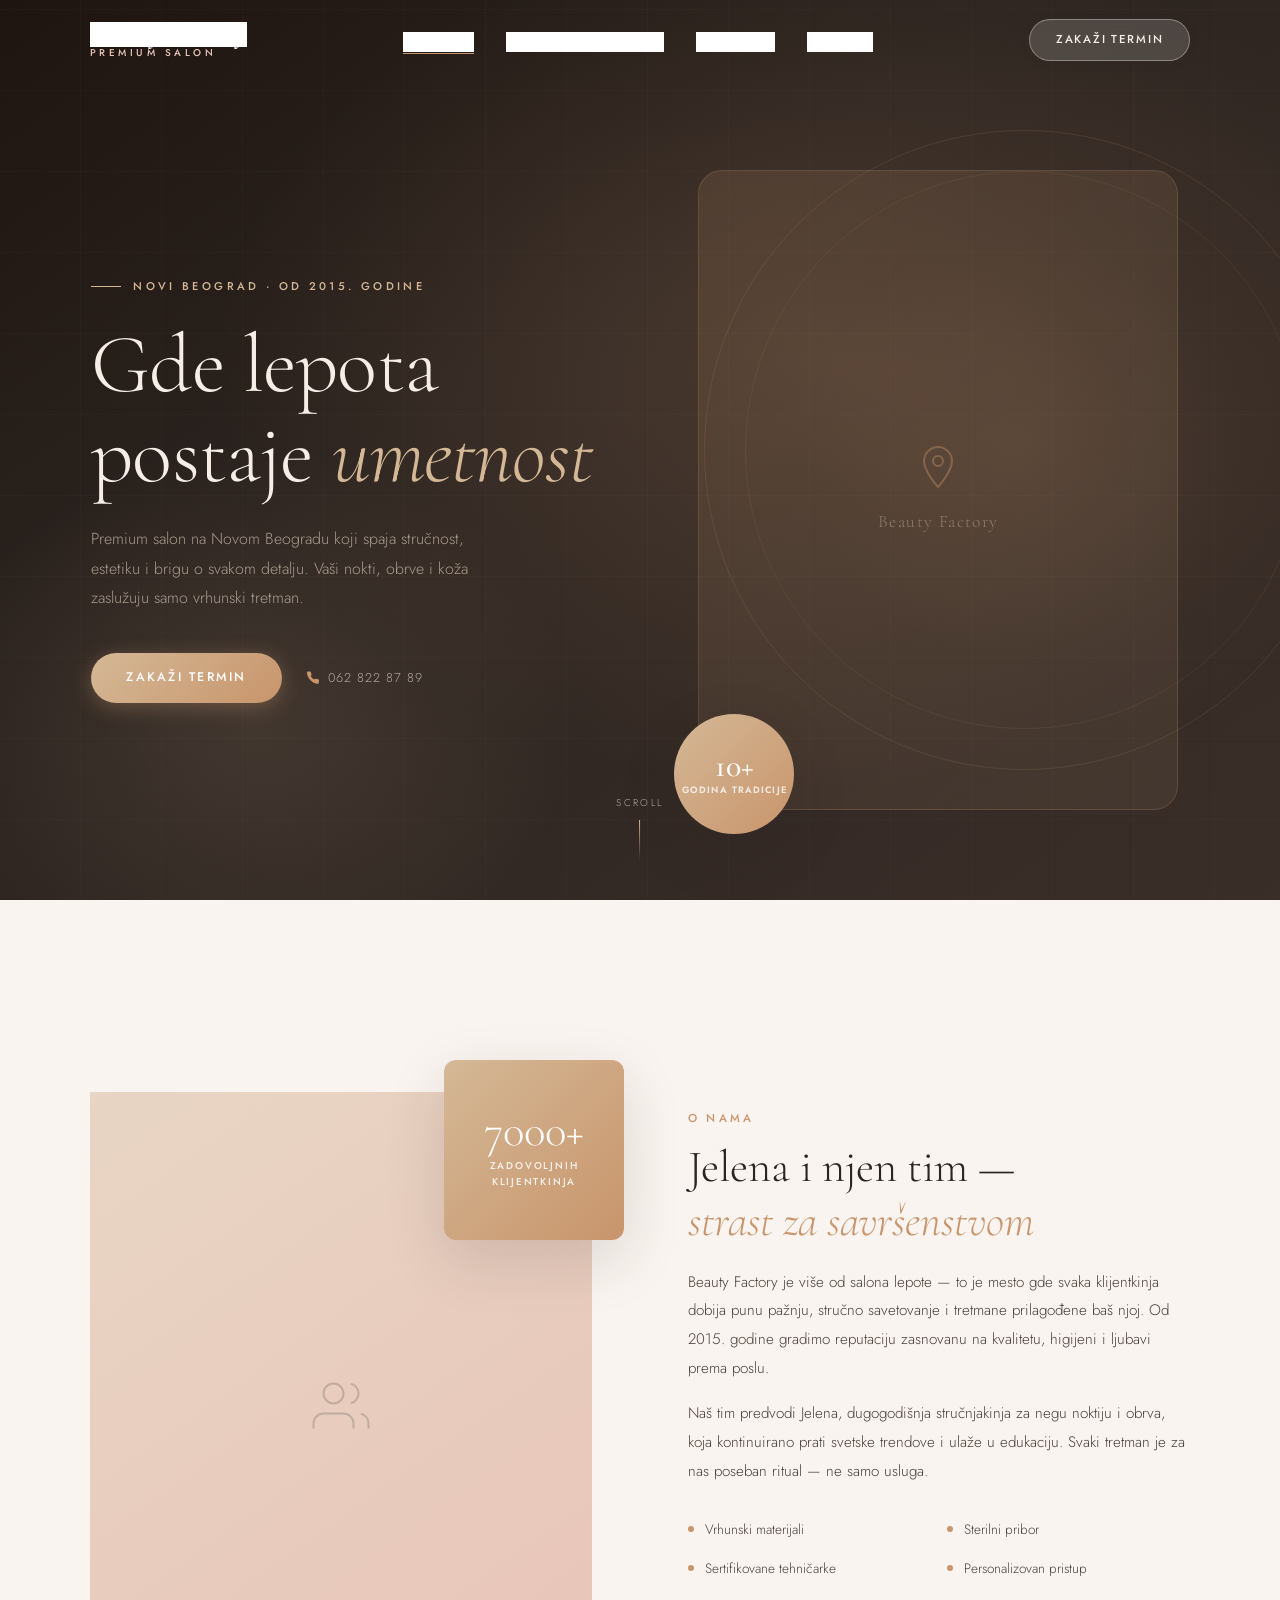
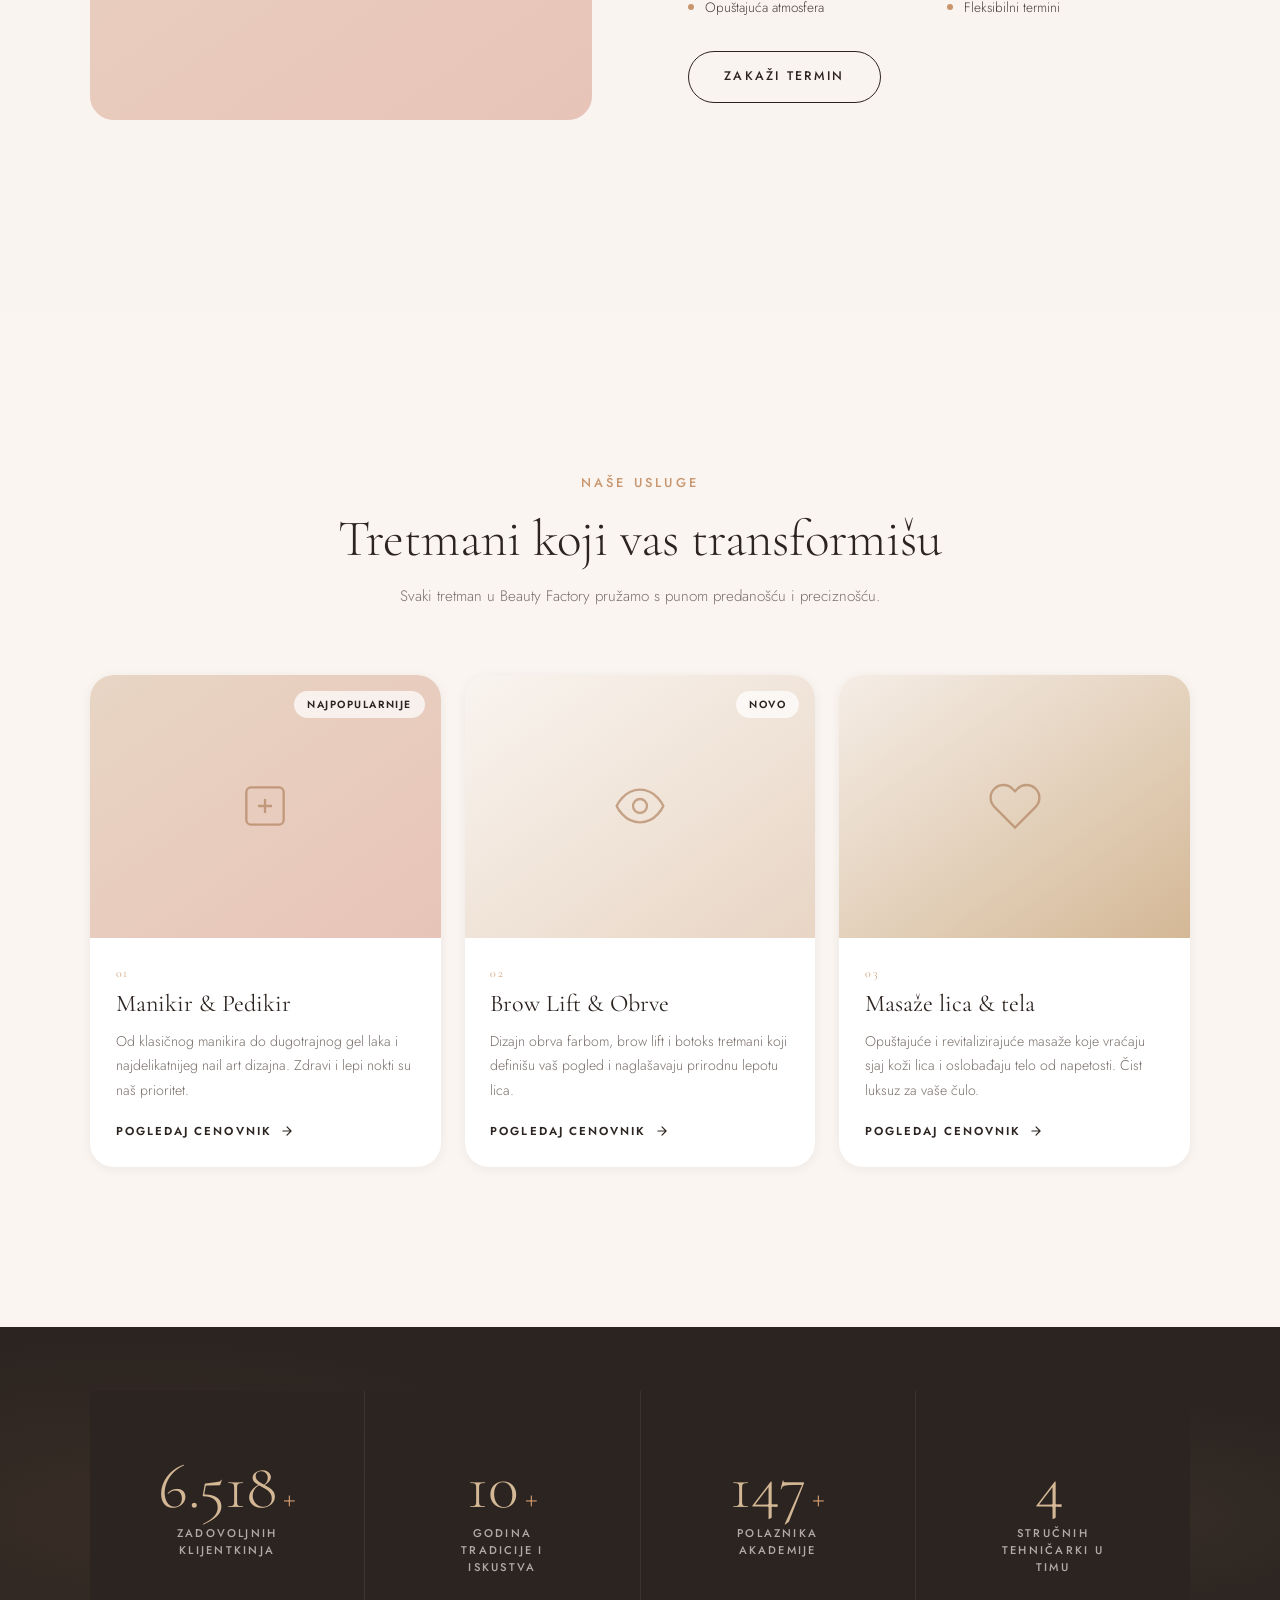
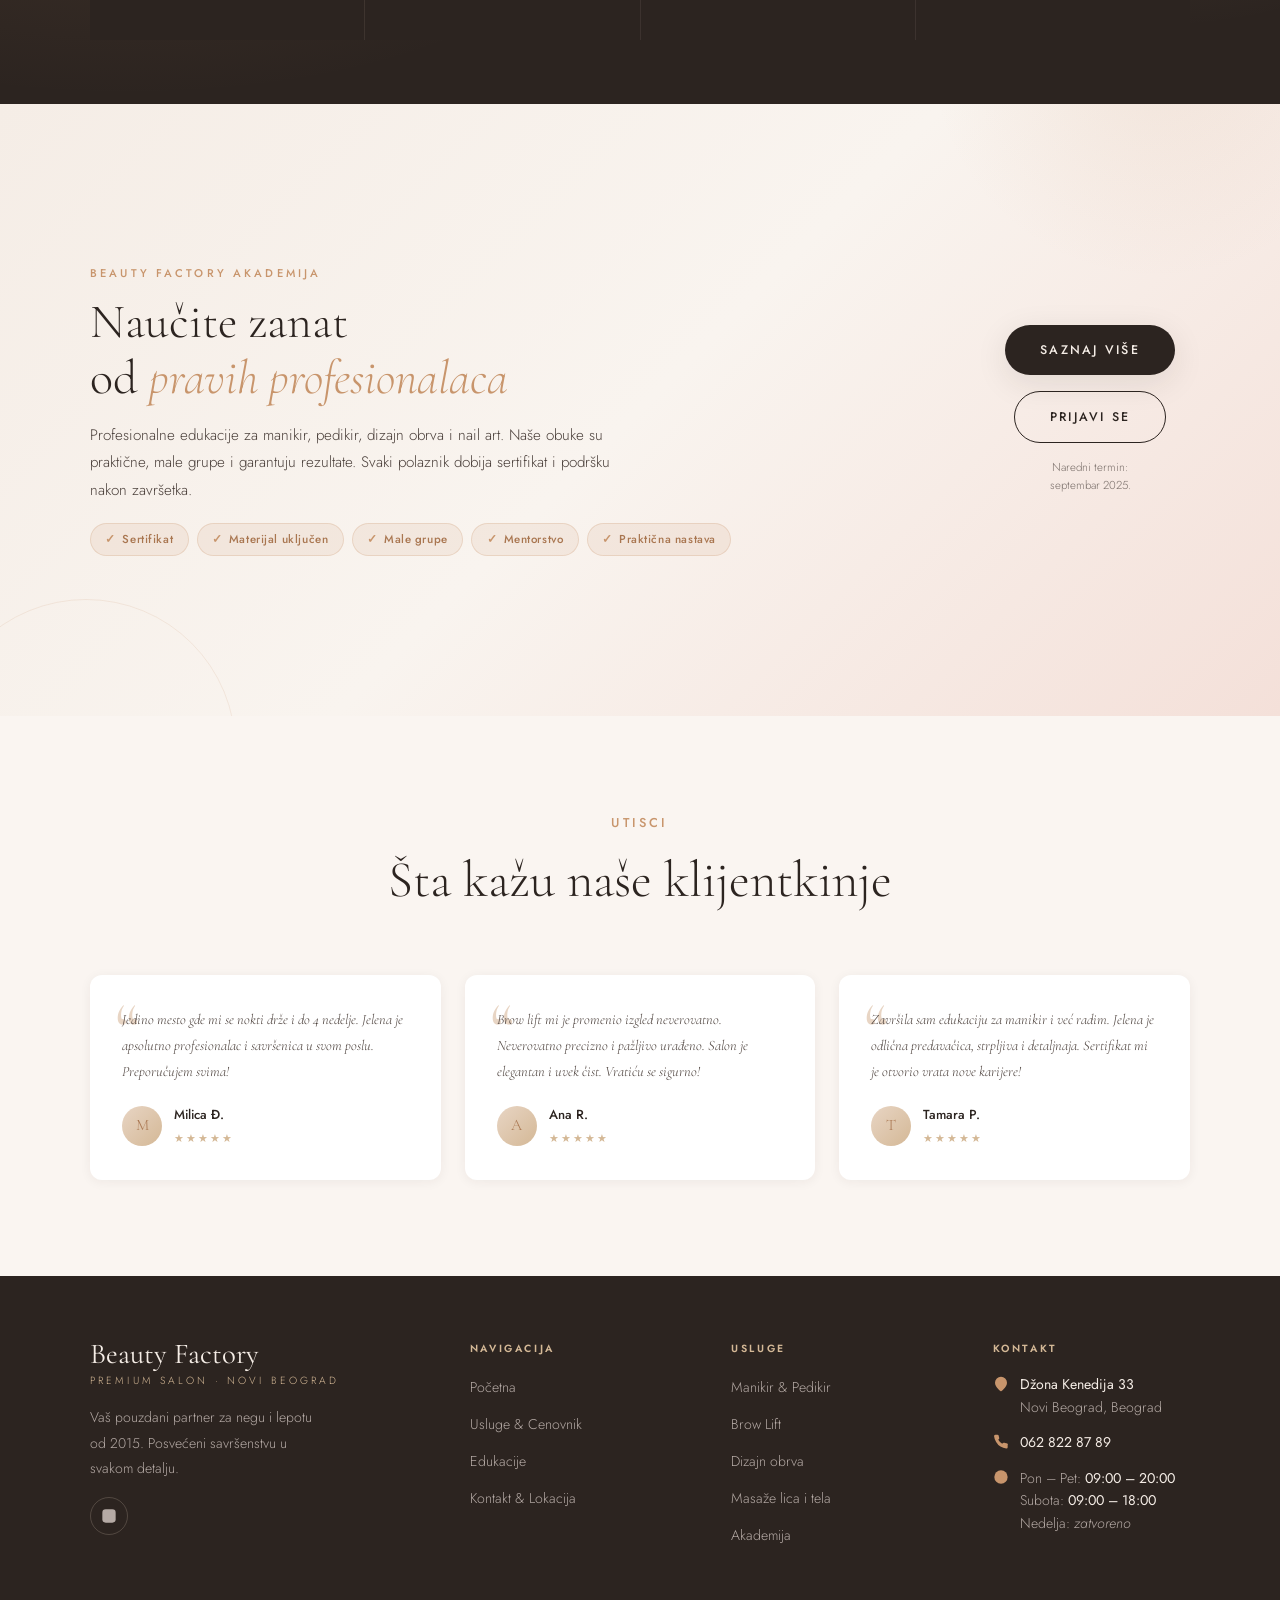
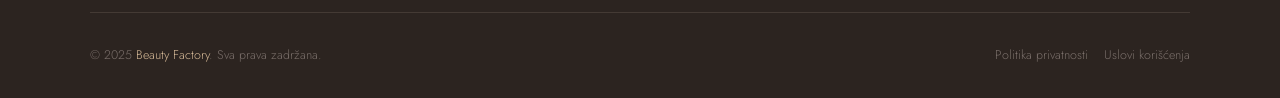
<file: index.html>
<!DOCTYPE html>
<html lang="sr">
<head>
  <meta charset="UTF-8" />
  <meta name="viewport" content="width=device-width, initial-scale=1.0" />
  <meta name="description" content="Beauty Factory — premium salon lepote na Novom Beogradu. Manikir, pedikir, obrve, masaže i profesionalne edukacije od 2015. godine." />
  <title>Beauty Factory | Premium Salon Lepote — Novi Beograd</title>

  <!-- Favicon placeholder -->
  <link rel="icon" href="data:image/svg+xml,<svg xmlns='http://www.w3.org/2000/svg' viewBox='0 0 32 32'><text y='26' font-size='28'>🌸</text></svg>" />

  <!-- CSS -->
  <link rel="stylesheet" href="css/style.css" />
  <link rel="stylesheet" href="css/home.css" />
</head>
<body>

  <!-- ══════════════════════════════════════
       HEADER
  ══════════════════════════════════════ -->
  <header class="site-header header--light" role="banner">
    <div class="container">
      <nav class="nav" aria-label="Glavna navigacija">

        <a href="index.html" class="nav__logo" aria-label="Beauty Factory — Početna">
          <span class="nav__logo-main">Beauty Factory</span>
          <span class="nav__logo-sub">Premium Salon</span>
        </a>

        <ul class="nav__links" role="list">
          <li><a href="index.html"    class="nav__link">Početna</a></li>
          <li><a href="usluge.html"   class="nav__link">Usluge & Cenovnik</a></li>
          <li><a href="edukacije.html" class="nav__link">Edukacije</a></li>
          <li><a href="kontakt.html"  class="nav__link">Kontakt</a></li>
        </ul>

        <a href="kontakt.html" class="nav__cta">Zakaži termin</a>

        <button class="nav__hamburger" aria-label="Otvori meni" aria-expanded="false">
          <span></span><span></span><span></span>
        </button>

      </nav>
    </div>
  </header>

  <!-- Mobile Menu Overlay -->
  <nav class="nav__mobile" aria-label="Mobilna navigacija" aria-hidden="true">
    <a href="index.html"     class="nav__mobile-link">Početna</a>
    <div class="nav__mobile-divider"></div>
    <a href="usluge.html"    class="nav__mobile-link">Usluge & Cenovnik</a>
    <div class="nav__mobile-divider"></div>
    <a href="edukacije.html" class="nav__mobile-link">Edukacije</a>
    <div class="nav__mobile-divider"></div>
    <a href="kontakt.html"   class="nav__mobile-link">Kontakt</a>
  </nav>

  <main>

    <!-- ══════════════════════════════════════
         HERO SEKCIJA
    ══════════════════════════════════════ -->
    <section class="hero" aria-labelledby="hero-heading">

      <div class="hero__bg">
        <div class="hero__bg-gradient"></div>
        <div class="hero__bg-texture"></div>
      </div>
      <div class="hero__circle" aria-hidden="true"></div>

      <div class="hero__container">
        <div class="hero__content">
          <p class="hero__eyebrow">Novi Beograd · Od 2015. godine</p>

          <h1 class="hero__title" id="hero-heading">
            Gde lepota<br>
            postaje <em>umetnost</em>
          </h1>

          <p class="hero__desc">
            Premium salon na Novom Beogradu koji spaja stručnost, estetiku i brigu o svakom detalju. 
            Vaši nokti, obrve i koža zaslužuju samo vrhunski tretman.
          </p>

          <div class="hero__actions">
            <a href="kontakt.html" class="btn btn--gold">
              <span>Zakaži termin</span>
            </a>
            <a href="tel:0628228789" class="hero__phone" aria-label="Pozovi nas">
              <svg viewBox="0 0 24 24" aria-hidden="true"><path d="M22 16.92v3a2 2 0 0 1-2.18 2 19.79 19.79 0 0 1-8.63-3.07A19.5 19.5 0 0 1 4.69 12 19.79 19.79 0 0 1 1.61 3.34 2 2 0 0 1 3.59 1h3a2 2 0 0 1 2 1.72 12.84 12.84 0 0 0 .7 2.81 2 2 0 0 1-.45 2.11L7.91 8.6a16 16 0 0 0 6 6l.92-.92a2 2 0 0 1 2.11-.45 12.84 12.84 0 0 0 2.81.7A2 2 0 0 1 22 16.92z"/></svg>
              062 822 87 89
            </a>
          </div>
        </div>

        <div class="hero__visual" aria-hidden="true">
          <div class="hero__image-frame">
            <div class="hero__image-placeholder">
              <svg viewBox="0 0 24 24" xmlns="http://www.w3.org/2000/svg"><path d="M12 2C8.13 2 5 5.13 5 9c0 5.25 7 13 7 13s7-7.75 7-13c0-3.87-3.13-7-7-7zm0 9.5c-1.38 0-2.5-1.12-2.5-2.5s1.12-2.5 2.5-2.5 2.5 1.12 2.5 2.5-1.12 2.5-2.5 2.5z" stroke-linejoin="round"/></svg>
              <span>Beauty Factory</span>
            </div>
            <div class="hero__badge" aria-hidden="true">
              <span class="hero__badge-num">10+</span>
              <span class="hero__badge-text">Godina tradicije</span>
            </div>
          </div>
        </div>
      </div>

      <div class="hero__scroll" aria-hidden="true">
        <span class="hero__scroll-text">Scroll</span>
        <div class="hero__scroll-line"></div>
      </div>

    </section>

    <!-- ══════════════════════════════════════
         O NAMA
    ══════════════════════════════════════ -->
    <section class="about section--lg" id="o-nama" aria-labelledby="about-heading">
      <div class="container">
        <div class="about__grid">

          <div class="about__visual">
            <div class="about__image-main" role="img" aria-label="Tim Beauty Factory salona">
              <svg viewBox="0 0 24 24" xmlns="http://www.w3.org/2000/svg">
                <path d="M17 21v-2a4 4 0 0 0-4-4H5a4 4 0 0 0-4 4v2"/>
                <circle cx="9" cy="7" r="4"/>
                <path d="M23 21v-2a4 4 0 0 0-3-3.87"/>
                <path d="M16 3.13a4 4 0 0 1 0 7.75"/>
              </svg>
            </div>
            <div class="about__image-accent" aria-hidden="true">
              <span class="about__accent-num">7000+</span>
              <span class="about__accent-label">Zadovoljnih klijentkinja</span>
            </div>
          </div>

          <div class="about__content">
            <p class="about__eyebrow">O nama</p>
            <h2 class="about__title" id="about-heading">
              Jelena i njen tim —<br><em>strast za savršenstvom</em>
            </h2>
            <p class="about__text">
              Beauty Factory je više od salona lepote — to je mesto gde svaka klijentkinja dobija punu pažnju, stručno savetovanje i tretmane prilagođene baš njoj. Od 2015. godine gradimo reputaciju zasnovanu na kvalitetu, higijeni i ljubavi prema poslu.
            </p>
            <p class="about__text">
              Naš tim predvodi Jelena, dugogodišnja stručnjakinja za negu noktiju i obrva, koja kontinuirano prati svetske trendove i ulaže u edukaciju. Svaki tretman je za nas poseban ritual — ne samo usluga.
            </p>

            <div class="about__features">
              <div class="about__feature">
                <div class="about__feature-dot"></div>
                <span class="about__feature-text">Vrhunski materijali</span>
              </div>
              <div class="about__feature">
                <div class="about__feature-dot"></div>
                <span class="about__feature-text">Sterilni pribor</span>
              </div>
              <div class="about__feature">
                <div class="about__feature-dot"></div>
                <span class="about__feature-text">Sertifikovane tehničarke</span>
              </div>
              <div class="about__feature">
                <div class="about__feature-dot"></div>
                <span class="about__feature-text">Personalizovan pristup</span>
              </div>
              <div class="about__feature">
                <div class="about__feature-dot"></div>
                <span class="about__feature-text">Opuštajuća atmosfera</span>
              </div>
              <div class="about__feature">
                <div class="about__feature-dot"></div>
                <span class="about__feature-text">Fleksibilni termini</span>
              </div>
            </div>

            <a href="kontakt.html" class="btn btn--outline">
              <span>Zakaži termin</span>
            </a>
          </div>

        </div>
      </div>
    </section>

    <!-- ══════════════════════════════════════
         ISTAKNUTE USLUGE
    ══════════════════════════════════════ -->
    <section class="services section" id="usluge" aria-labelledby="services-heading">
      <div class="container">

        <div class="services__header">
          <p class="section-subtitle">Naše usluge</p>
          <h2 class="services__title" id="services-heading">
            Tretmani koji vas transformišu
          </h2>
          <p class="services__desc">
            Svaki tretman u Beauty Factory pružamo s punom predanošću i preciznošću.
          </p>
        </div>

        <div class="services__grid">

          <!-- Manikir & Pedikir -->
          <article class="service-card service-card--mani">
            <div class="service-card__image">
              <svg viewBox="0 0 24 24" xmlns="http://www.w3.org/2000/svg">
                <path d="M18 4H6a2 2 0 0 0-2 2v12a2 2 0 0 0 2 2h12a2 2 0 0 0 2-2V6a2 2 0 0 0-2-2z"/>
                <path d="M9 12h6M12 9v6"/>
              </svg>
              <span class="service-card__tag">Najpopularnije</span>
            </div>
            <div class="service-card__body">
              <p class="service-card__num">01</p>
              <h3 class="service-card__title">Manikir & Pedikir</h3>
              <p class="service-card__desc">
                Od klasičnog manikira do dugotrajnog gel laka i najdelikatnijeg nail art dizajna. Zdravi i lepi nokti su naš prioritet.
              </p>
              <a href="usluge.html" class="service-card__link">
                Pogledaj cenovnik
                <svg viewBox="0 0 24 24"><path d="M5 12h14M12 5l7 7-7 7" stroke-linecap="round" stroke-linejoin="round"/></svg>
              </a>
            </div>
          </article>

          <!-- Obrve & Trepavice -->
          <article class="service-card service-card--brow">
            <div class="service-card__image">
              <svg viewBox="0 0 24 24" xmlns="http://www.w3.org/2000/svg">
                <path d="M2 12s3-7 10-7 10 7 10 7-3 7-10 7-10-7-10-7z"/>
                <circle cx="12" cy="12" r="3"/>
              </svg>
              <span class="service-card__tag">Novo</span>
            </div>
            <div class="service-card__body">
              <p class="service-card__num">02</p>
              <h3 class="service-card__title">Brow Lift & Obrve</h3>
              <p class="service-card__desc">
                Dizajn obrva farbom, brow lift i botoks tretmani koji definišu vaš pogled i naglašavaju prirodnu lepotu lica.
              </p>
              <a href="usluge.html" class="service-card__link">
                Pogledaj cenovnik
                <svg viewBox="0 0 24 24"><path d="M5 12h14M12 5l7 7-7 7" stroke-linecap="round" stroke-linejoin="round"/></svg>
              </a>
            </div>
          </article>

          <!-- Masaže -->
          <article class="service-card service-card--massage">
            <div class="service-card__image">
              <svg viewBox="0 0 24 24" xmlns="http://www.w3.org/2000/svg">
                <path d="M20.84 4.61a5.5 5.5 0 0 0-7.78 0L12 5.67l-1.06-1.06a5.5 5.5 0 0 0-7.78 7.78l1.06 1.06L12 21.23l7.78-7.78 1.06-1.06a5.5 5.5 0 0 0 0-7.78z"/>
              </svg>
            </div>
            <div class="service-card__body">
              <p class="service-card__num">03</p>
              <h3 class="service-card__title">Masaže lica & tela</h3>
              <p class="service-card__desc">
                Opuštajuće i revitalizirajuće masaže koje vraćaju sjaj koži lica i oslobađaju telo od napetosti. Čist luksuz za vaše čulo.
              </p>
              <a href="usluge.html" class="service-card__link">
                Pogledaj cenovnik
                <svg viewBox="0 0 24 24"><path d="M5 12h14M12 5l7 7-7 7" stroke-linecap="round" stroke-linejoin="round"/></svg>
              </a>
            </div>
          </article>

        </div>

      </div>
    </section>

    <!-- ══════════════════════════════════════
         BROJAČI / STATISTIKE
    ══════════════════════════════════════ -->
    <section class="stats" aria-label="Naši rezultati u brojevima">
      <div class="container">
        <div class="stats__grid">

          <div class="stat-item">
            <div class="stat-item__num">
              <span class="counter" data-target="7000" data-duration="2200">0</span>
              <span class="suffix">+</span>
            </div>
            <p class="stat-item__label">Zadovoljnih klijentkinja</p>
          </div>

          <div class="stat-item">
            <div class="stat-item__num">
              <span class="counter" data-target="10" data-duration="1500">0</span>
              <span class="suffix">+</span>
            </div>
            <p class="stat-item__label">Godina tradicije i iskustva</p>
          </div>

          <div class="stat-item">
            <div class="stat-item__num">
              <span class="counter" data-target="150" data-duration="1800">0</span>
              <span class="suffix">+</span>
            </div>
            <p class="stat-item__label">Polaznika akademije</p>
          </div>

          <div class="stat-item">
            <div class="stat-item__num">
              <span class="counter" data-target="4" data-duration="1000">0</span>
              <span class="suffix"></span>
            </div>
            <p class="stat-item__label">Stručnih tehničarki u timu</p>
          </div>

        </div>
      </div>
    </section>

    <!-- ══════════════════════════════════════
         EDUKACIJE BANER
    ══════════════════════════════════════ -->
    <section class="edu-banner section" id="edukacije" aria-labelledby="edu-heading">
      <div class="container">
        <div class="edu-banner__inner">

          <div class="edu-banner__content">
            <p class="edu-banner__eyebrow">Beauty Factory Akademija</p>
            <h2 class="edu-banner__title" id="edu-heading">
              Naučite zanat<br>od <em>pravih profesionalaca</em>
            </h2>
            <p class="edu-banner__text">
              Profesionalne edukacije za manikir, pedikir, dizajn obrva i nail art. 
              Naše obuke su praktične, male grupe i garantuju rezultate. 
              Svaki polaznik dobija sertifikat i podršku nakon završetka.
            </p>
            <div class="edu-banner__includes">
              <span class="edu-banner__tag">Sertifikat</span>
              <span class="edu-banner__tag">Materijal uključen</span>
              <span class="edu-banner__tag">Male grupe</span>
              <span class="edu-banner__tag">Mentorstvo</span>
              <span class="edu-banner__tag">Praktična nastava</span>
            </div>
          </div>

          <div class="edu-banner__cta">
            <a href="edukacije.html" class="btn btn--primary">
              <span>Saznaj više</span>
            </a>
            <a href="edukacije.html#prijava" class="btn btn--outline">
              <span>Prijavi se</span>
            </a>
            <p class="edu-banner__cta-note">Naredni termin:<br>septembar 2025.</p>
          </div>

        </div>
      </div>
    </section>

    <!-- ══════════════════════════════════════
         UTISCI KLIJENATA
    ══════════════════════════════════════ -->
    <section class="testimonials" aria-labelledby="testimonials-heading">
      <div class="container">

        <div class="services__header" style="margin-bottom: var(--space-lg);">
          <p class="section-subtitle">Utisci</p>
          <h2 class="services__title" id="testimonials-heading">Šta kažu naše klijentkinje</h2>
        </div>

        <div class="testimonials__track">

          <article class="testimonial-card">
            <p class="testimonial-card__text">
              Jedino mesto gde mi se nokti drže i do 4 nedelje. Jelena je apsolutno profesionalac i savršenica u svom poslu. Preporučujem svima!
            </p>
            <div class="testimonial-card__author">
              <div class="testimonial-card__avatar">M</div>
              <div>
                <p class="testimonial-card__name">Milica Đ.</p>
                <div class="testimonial-card__stars">
                  <span>★</span><span>★</span><span>★</span><span>★</span><span>★</span>
                </div>
              </div>
            </div>
          </article>

          <article class="testimonial-card">
            <p class="testimonial-card__text">
              Brow lift mi je promenio izgled neverovatno. Neverovatno precizno i pažljivo urađeno. Salon je elegantan i uvek čist. Vratiću se sigurno!
            </p>
            <div class="testimonial-card__author">
              <div class="testimonial-card__avatar">A</div>
              <div>
                <p class="testimonial-card__name">Ana R.</p>
                <div class="testimonial-card__stars">
                  <span>★</span><span>★</span><span>★</span><span>★</span><span>★</span>
                </div>
              </div>
            </div>
          </article>

          <article class="testimonial-card">
            <p class="testimonial-card__text">
              Završila sam edukaciju za manikir i već radim. Jelena je odlična predavačica, strpljiva i detaljnaja. Sertifikat mi je otvorio vrata nove karijere!
            </p>
            <div class="testimonial-card__author">
              <div class="testimonial-card__avatar">T</div>
              <div>
                <p class="testimonial-card__name">Tamara P.</p>
                <div class="testimonial-card__stars">
                  <span>★</span><span>★</span><span>★</span><span>★</span><span>★</span>
                </div>
              </div>
            </div>
          </article>

        </div>
      </div>
    </section>

  </main>

  <!-- ══════════════════════════════════════
       FOOTER
  ══════════════════════════════════════ -->
  <footer class="site-footer" role="contentinfo">
    <div class="container">
      <div class="footer__grid">

        <!-- Brand col -->
        <div class="footer__brand">
          <p class="footer__brand-name">Beauty Factory</p>
          <p class="footer__brand-tagline">Premium Salon · Novi Beograd</p>
          <p class="footer__desc">
            Vaš pouzdani partner za negu i lepotu od 2015. Posvećeni savršenstvu u svakom detalju.
          </p>
          <div class="footer__social">
            <a href="https://www.instagram.com/" target="_blank" rel="noopener noreferrer" class="footer__social-link" aria-label="Instagram">
              <svg viewBox="0 0 24 24" xmlns="http://www.w3.org/2000/svg">
                <rect x="2" y="2" width="20" height="20" rx="5" ry="5"/>
                <path d="M16 11.37A4 4 0 1 1 12.63 8 4 4 0 0 1 16 11.37z" fill="none" stroke="currentColor" stroke-width="1.5"/>
                <line x1="17.5" y1="6.5" x2="17.51" y2="6.5"/>
              </svg>
            </a>
          </div>
        </div>

        <!-- Links col -->
        <div>
          <p class="footer__col-title">Navigacija</p>
          <ul class="footer__links" role="list">
            <li><a href="index.html"     class="footer__link">Početna</a></li>
            <li><a href="usluge.html"    class="footer__link">Usluge & Cenovnik</a></li>
            <li><a href="edukacije.html" class="footer__link">Edukacije</a></li>
            <li><a href="kontakt.html"   class="footer__link">Kontakt & Lokacija</a></li>
          </ul>
        </div>

        <!-- Services col -->
        <div>
          <p class="footer__col-title">Usluge</p>
          <ul class="footer__links" role="list">
            <li><a href="usluge.html" class="footer__link">Manikir & Pedikir</a></li>
            <li><a href="usluge.html" class="footer__link">Brow Lift</a></li>
            <li><a href="usluge.html" class="footer__link">Dizajn obrva</a></li>
            <li><a href="usluge.html" class="footer__link">Masaže lica i tela</a></li>
            <li><a href="edukacije.html" class="footer__link">Akademija</a></li>
          </ul>
        </div>

        <!-- Contact col -->
        <div>
          <p class="footer__col-title">Kontakt</p>
          <div class="footer__contact-item">
            <svg class="footer__contact-icon" viewBox="0 0 24 24" xmlns="http://www.w3.org/2000/svg">
              <path d="M21 10c0 7-9 13-9 13s-9-6-9-13a9 9 0 0 1 18 0z"/><circle cx="12" cy="10" r="3"/>
            </svg>
            <p class="footer__contact-text">
              <strong>Džona Kenedija 33</strong><br>
              Novi Beograd, Beograd
            </p>
          </div>
          <div class="footer__contact-item">
            <svg class="footer__contact-icon" viewBox="0 0 24 24" xmlns="http://www.w3.org/2000/svg">
              <path d="M22 16.92v3a2 2 0 0 1-2.18 2 19.79 19.79 0 0 1-8.63-3.07A19.5 19.5 0 0 1 4.69 12 19.79 19.79 0 0 1 1.61 3.34 2 2 0 0 1 3.59 1h3a2 2 0 0 1 2 1.72 12.84 12.84 0 0 0 .7 2.81 2 2 0 0 1-.45 2.11L7.91 8.6a16 16 0 0 0 6 6l.92-.92a2 2 0 0 1 2.11-.45 12.84 12.84 0 0 0 2.81.7A2 2 0 0 1 22 16.92z"/>
            </svg>
            <p class="footer__contact-text">
              <a href="tel:0628228789"><strong>062 822 87 89</strong></a>
            </p>
          </div>
          <div class="footer__contact-item">
            <svg class="footer__contact-icon" viewBox="0 0 24 24" xmlns="http://www.w3.org/2000/svg">
              <circle cx="12" cy="12" r="10"/><polyline points="12 6 12 12 16 14"/>
            </svg>
            <p class="footer__contact-text">
              Pon – Pet: <strong>09:00 – 20:00</strong><br>
              Subota: <strong>09:00 – 18:00</strong><br>
              Nedelja: <em>zatvoreno</em>
            </p>
          </div>
        </div>

      </div>

      <div class="footer__bottom">
        <p class="footer__copy">
          &copy; 2025 <span>Beauty Factory</span>. Sva prava zadržana.
        </p>
        <nav class="footer__bottom-links" aria-label="Pravni linkovi">
          <a href="#" class="footer__bottom-link">Politika privatnosti</a>
          <a href="#" class="footer__bottom-link">Uslovi korišćenja</a>
        </nav>
      </div>
    </div>
  </footer>

  <!-- JS -->
  <script src="js/main.js"></script>
  <script src="js/counter.js"></script>

</body>
</html>
</file>
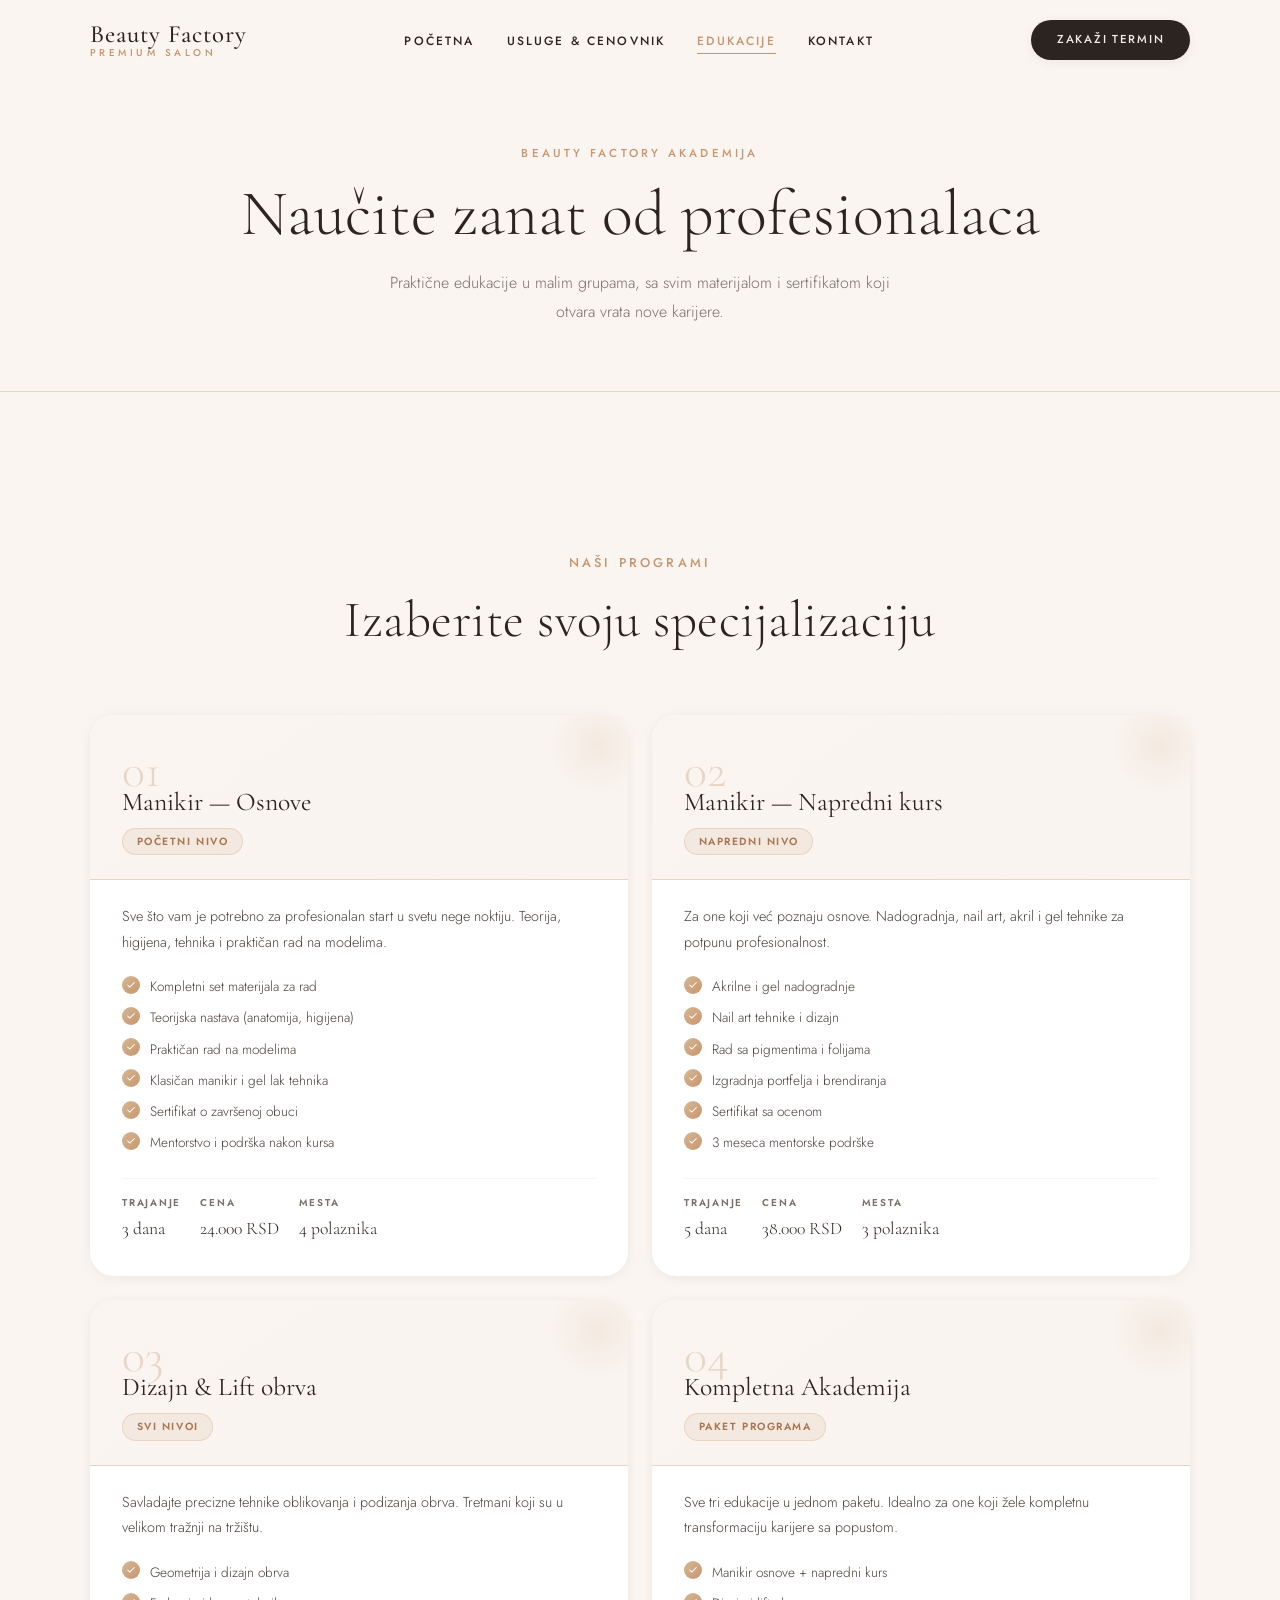
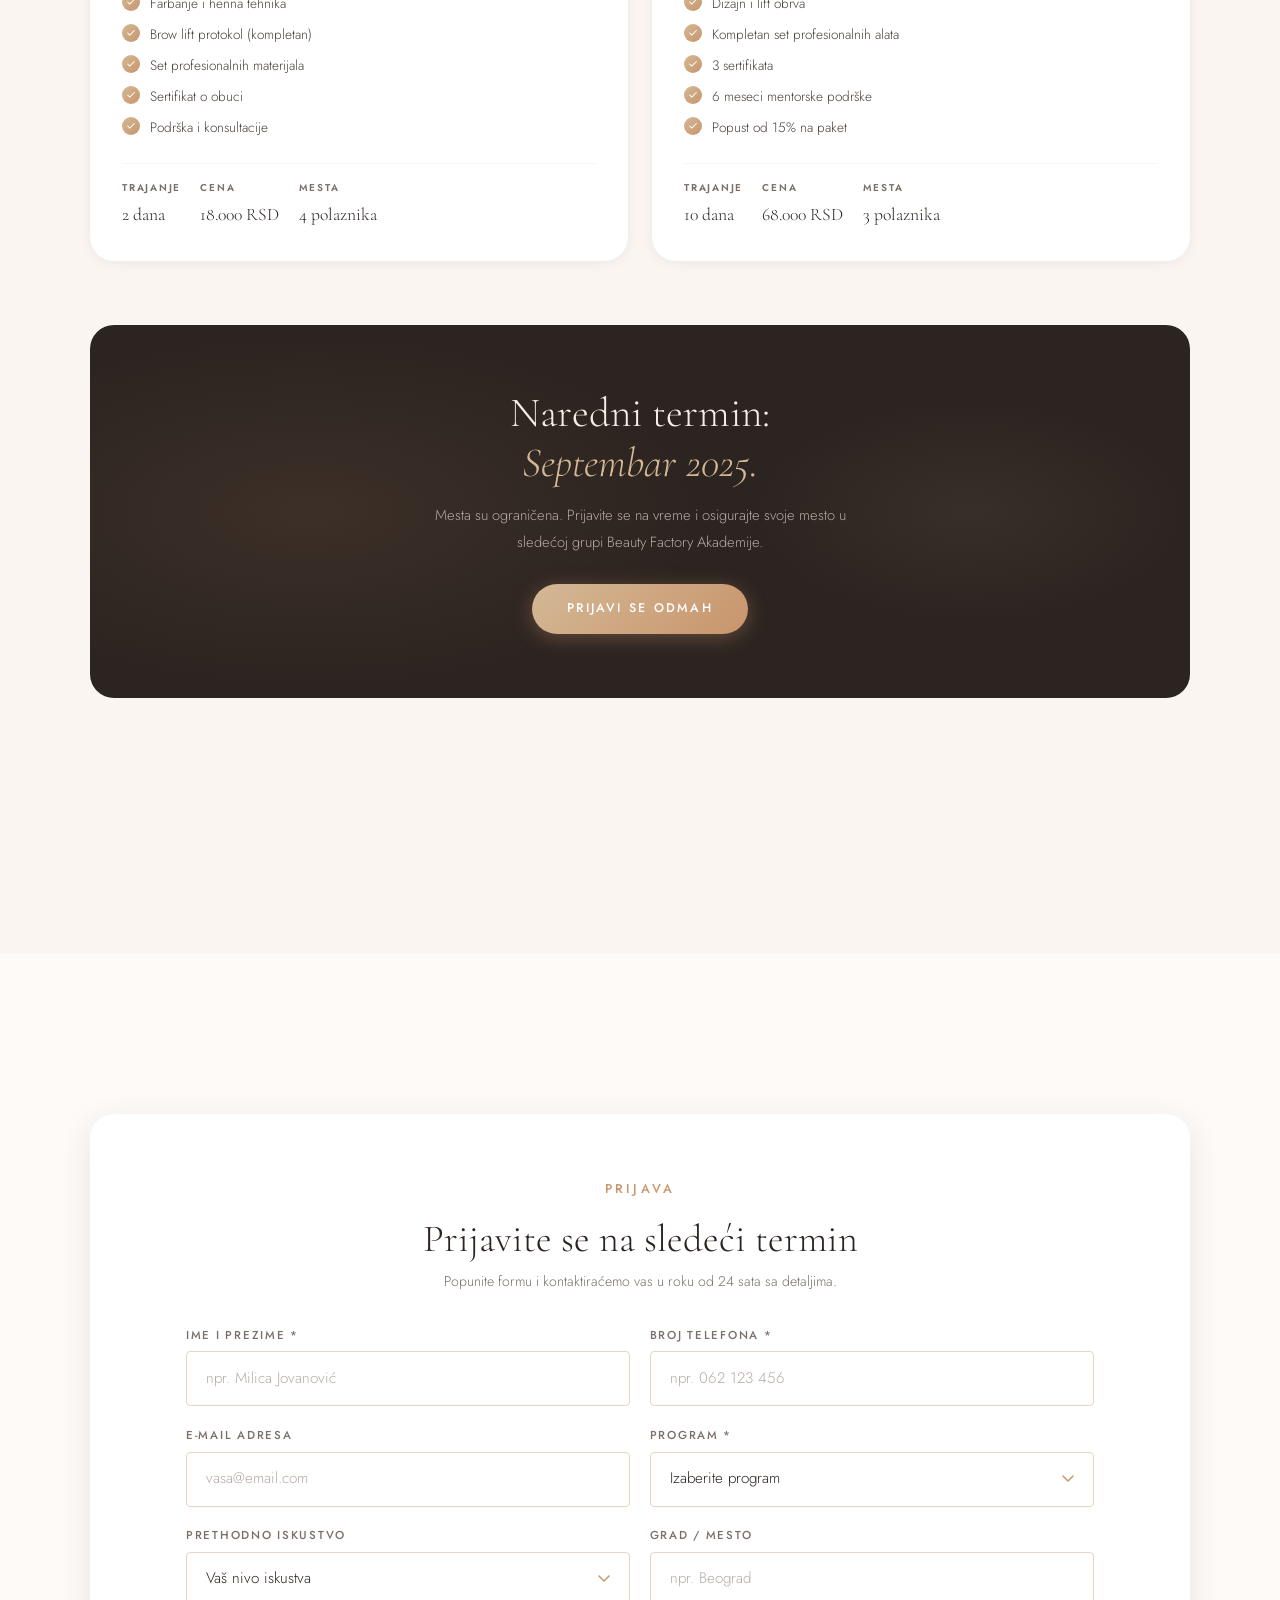
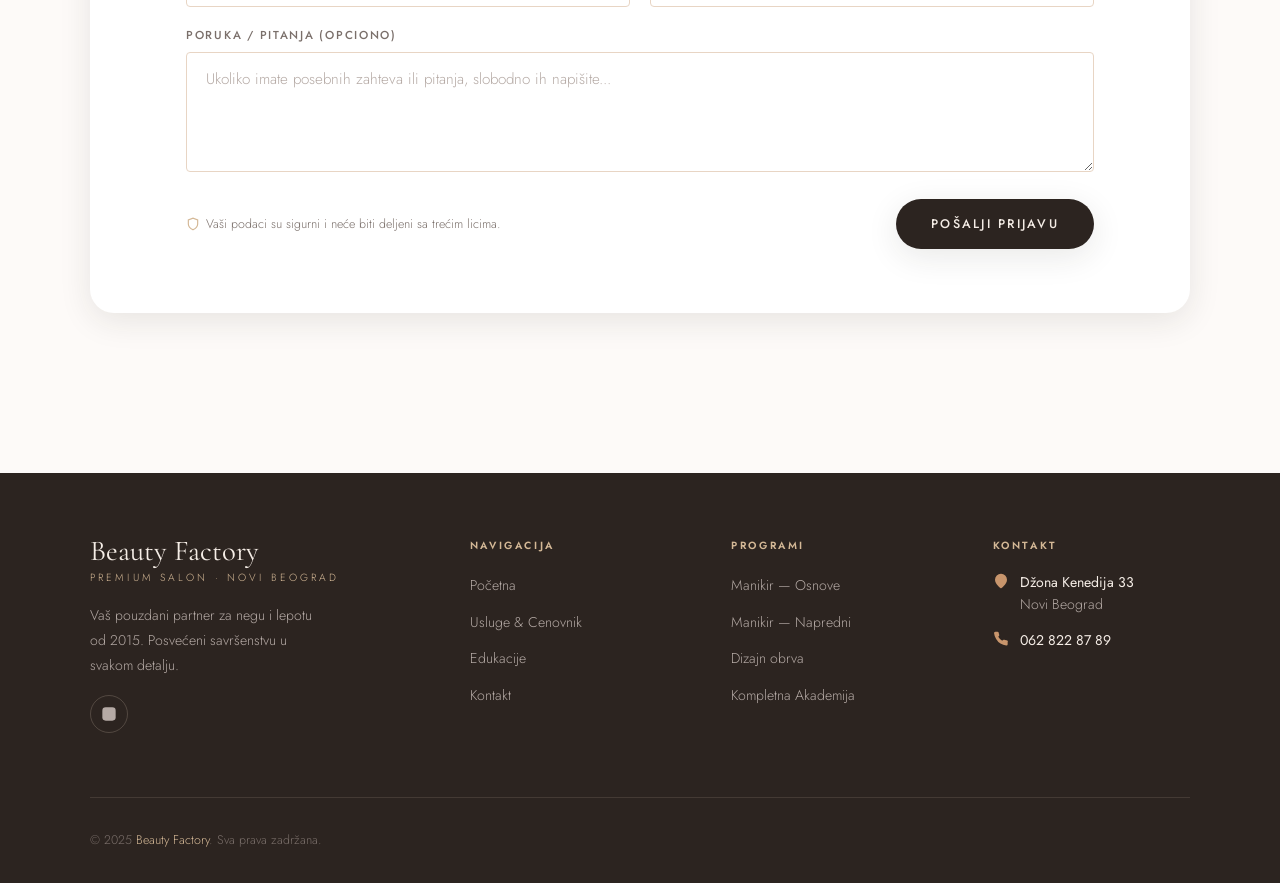
<file: edukacije.html>
<!DOCTYPE html>
<html lang="sr">
<head>
  <meta charset="UTF-8" />
  <meta name="viewport" content="width=device-width, initial-scale=1.0" />
  <meta name="description" content="Beauty Factory Akademija — profesionalne edukacije za manikir, pedikir i dizajn obrva. Sertifikat, materijal i mentorstvo uključeni." />
  <title>Edukacije & Akademija | Beauty Factory</title>

  <link rel="icon" href="data:image/svg+xml,<svg xmlns='http://www.w3.org/2000/svg' viewBox='0 0 32 32'><text y='26' font-size='28'>🌸</text></svg>" />
  <link rel="stylesheet" href="css/style.css" />
  <link rel="stylesheet" href="css/pages.css" />
</head>
<body>

  <!-- HEADER -->
  <header class="site-header" role="banner">
    <div class="container">
      <nav class="nav" aria-label="Glavna navigacija">
        <a href="index.html" class="nav__logo" aria-label="Beauty Factory — Početna">
          <span class="nav__logo-main">Beauty Factory</span>
          <span class="nav__logo-sub">Premium Salon</span>
        </a>
        <ul class="nav__links" role="list">
          <li><a href="index.html"     class="nav__link">Početna</a></li>
          <li><a href="usluge.html"    class="nav__link">Usluge & Cenovnik</a></li>
          <li><a href="edukacije.html" class="nav__link">Edukacije</a></li>
          <li><a href="kontakt.html"   class="nav__link">Kontakt</a></li>
        </ul>
        <a href="kontakt.html" class="nav__cta">Zakaži termin</a>
        <button class="nav__hamburger" aria-label="Otvori meni" aria-expanded="false">
          <span></span><span></span><span></span>
        </button>
      </nav>
    </div>
  </header>

  <!-- MOBILE MENU -->
  <nav class="nav__mobile" aria-label="Mobilna navigacija">
    <a href="index.html"     class="nav__mobile-link">Početna</a>
    <div class="nav__mobile-divider"></div>
    <a href="usluge.html"    class="nav__mobile-link">Usluge & Cenovnik</a>
    <div class="nav__mobile-divider"></div>
    <a href="edukacije.html" class="nav__mobile-link">Edukacije</a>
    <div class="nav__mobile-divider"></div>
    <a href="kontakt.html"   class="nav__mobile-link">Kontakt</a>
  </nav>

  <main>

    <!-- PAGE HERO -->
    <section class="page-hero" aria-labelledby="edu-page-title">
      <div class="container">
        <p class="page-hero__eyebrow">Beauty Factory Akademija</p>
        <h1 class="page-hero__title" id="edu-page-title">Naučite zanat od profesionalaca</h1>
        <p class="page-hero__desc">
          Praktične edukacije u malim grupama, sa svim materijalom i sertifikatom koji otvara vrata nove karijere.
        </p>
      </div>
    </section>

    <!-- PROGRAMS GRID -->
    <section class="edu section" aria-labelledby="programs-heading">
      <div class="container">

<div class="section-header text-center">
           <p class="section-subtitle">Naši programi</p>
           <h2 class="section-title" id="programs-heading">Izaberite svoju specijalizaciju</h2>
         </div>

        <div class="programs">

          <!-- Program 1 -->
          <article class="program-card">
            <div class="program-card__header">
              <p class="program-card__number">01</p>
              <h3 class="program-card__title">Manikir — Osnove</h3>
              <span class="program-card__level">Početni nivo</span>
            </div>
            <div class="program-card__body">
              <p class="program-card__desc">
                Sve što vam je potrebno za profesionalan start u svetu nege noktiju. Teorija, higijena, tehnika i praktičan rad na modelima.
              </p>
              <ul class="program-card__includes">
                <li class="program-card__include">
                  <div class="program-card__include-icon">
                    <svg viewBox="0 0 24 24"><polyline points="20 6 9 17 4 12"/></svg>
                  </div>
                  Kompletni set materijala za rad
                </li>
                <li class="program-card__include">
                  <div class="program-card__include-icon">
                    <svg viewBox="0 0 24 24"><polyline points="20 6 9 17 4 12"/></svg>
                  </div>
                  Teorijska nastava (anatomija, higijena)
                </li>
                <li class="program-card__include">
                  <div class="program-card__include-icon">
                    <svg viewBox="0 0 24 24"><polyline points="20 6 9 17 4 12"/></svg>
                  </div>
                  Praktičan rad na modelima
                </li>
                <li class="program-card__include">
                  <div class="program-card__include-icon">
                    <svg viewBox="0 0 24 24"><polyline points="20 6 9 17 4 12"/></svg>
                  </div>
                  Klasičan manikir i gel lak tehnika
                </li>
                <li class="program-card__include">
                  <div class="program-card__include-icon">
                    <svg viewBox="0 0 24 24"><polyline points="20 6 9 17 4 12"/></svg>
                  </div>
                  Sertifikat o završenoj obuci
                </li>
                <li class="program-card__include">
                  <div class="program-card__include-icon">
                    <svg viewBox="0 0 24 24"><polyline points="20 6 9 17 4 12"/></svg>
                  </div>
                  Mentorstvo i podrška nakon kursa
                </li>
              </ul>
              <div class="program-card__meta">
                <div class="program-card__meta-item">
                  <span class="program-card__meta-label">Trajanje</span>
                  <span class="program-card__meta-value">3 dana</span>
                </div>
                <div class="program-card__meta-item">
                  <span class="program-card__meta-label">Cena</span>
                  <span class="program-card__meta-value">24.000 RSD</span>
                </div>
                <div class="program-card__meta-item">
                  <span class="program-card__meta-label">Mesta</span>
                  <span class="program-card__meta-value">4 polaznika</span>
                </div>
              </div>
            </div>
          </article>

          <!-- Program 2 -->
          <article class="program-card">
            <div class="program-card__header">
              <p class="program-card__number">02</p>
              <h3 class="program-card__title">Manikir — Napredni kurs</h3>
              <span class="program-card__level">Napredni nivo</span>
            </div>
            <div class="program-card__body">
              <p class="program-card__desc">
                Za one koji već poznaju osnove. Nadogradnja, nail art, akril i gel tehnike za potpunu profesionalnost.
              </p>
              <ul class="program-card__includes">
                <li class="program-card__include">
                  <div class="program-card__include-icon">
                    <svg viewBox="0 0 24 24"><polyline points="20 6 9 17 4 12"/></svg>
                  </div>
                  Akrilne i gel nadogradnje
                </li>
                <li class="program-card__include">
                  <div class="program-card__include-icon">
                    <svg viewBox="0 0 24 24"><polyline points="20 6 9 17 4 12"/></svg>
                  </div>
                  Nail art tehnike i dizajn
                </li>
                <li class="program-card__include">
                  <div class="program-card__include-icon">
                    <svg viewBox="0 0 24 24"><polyline points="20 6 9 17 4 12"/></svg>
                  </div>
                  Rad sa pigmentima i folijama
                </li>
                <li class="program-card__include">
                  <div class="program-card__include-icon">
                    <svg viewBox="0 0 24 24"><polyline points="20 6 9 17 4 12"/></svg>
                  </div>
                  Izgradnja portfelja i brendiranja
                </li>
                <li class="program-card__include">
                  <div class="program-card__include-icon">
                    <svg viewBox="0 0 24 24"><polyline points="20 6 9 17 4 12"/></svg>
                  </div>
                  Sertifikat sa ocenom
                </li>
                <li class="program-card__include">
                  <div class="program-card__include-icon">
                    <svg viewBox="0 0 24 24"><polyline points="20 6 9 17 4 12"/></svg>
                  </div>
                  3 meseca mentorske podrške
                </li>
              </ul>
              <div class="program-card__meta">
                <div class="program-card__meta-item">
                  <span class="program-card__meta-label">Trajanje</span>
                  <span class="program-card__meta-value">5 dana</span>
                </div>
                <div class="program-card__meta-item">
                  <span class="program-card__meta-label">Cena</span>
                  <span class="program-card__meta-value">38.000 RSD</span>
                </div>
                <div class="program-card__meta-item">
                  <span class="program-card__meta-label">Mesta</span>
                  <span class="program-card__meta-value">3 polaznika</span>
                </div>
              </div>
            </div>
          </article>

          <!-- Program 3 -->
          <article class="program-card">
            <div class="program-card__header">
              <p class="program-card__number">03</p>
              <h3 class="program-card__title">Dizajn & Lift obrva</h3>
              <span class="program-card__level">Svi nivoi</span>
            </div>
            <div class="program-card__body">
              <p class="program-card__desc">
                Savladajte precizne tehnike oblikovanja i podizanja obrva. Tretmani koji su u velikom tražnji na tržištu.
              </p>
              <ul class="program-card__includes">
                <li class="program-card__include">
                  <div class="program-card__include-icon">
                    <svg viewBox="0 0 24 24"><polyline points="20 6 9 17 4 12"/></svg>
                  </div>
                  Geometrija i dizajn obrva
                </li>
                <li class="program-card__include">
                  <div class="program-card__include-icon">
                    <svg viewBox="0 0 24 24"><polyline points="20 6 9 17 4 12"/></svg>
                  </div>
                  Farbanje i henna tehnika
                </li>
                <li class="program-card__include">
                  <div class="program-card__include-icon">
                    <svg viewBox="0 0 24 24"><polyline points="20 6 9 17 4 12"/></svg>
                  </div>
                  Brow lift protokol (kompletan)
                </li>
                <li class="program-card__include">
                  <div class="program-card__include-icon">
                    <svg viewBox="0 0 24 24"><polyline points="20 6 9 17 4 12"/></svg>
                  </div>
                  Set profesionalnih materijala
                </li>
                <li class="program-card__include">
                  <div class="program-card__include-icon">
                    <svg viewBox="0 0 24 24"><polyline points="20 6 9 17 4 12"/></svg>
                  </div>
                  Sertifikat o obuci
                </li>
                <li class="program-card__include">
                  <div class="program-card__include-icon">
                    <svg viewBox="0 0 24 24"><polyline points="20 6 9 17 4 12"/></svg>
                  </div>
                  Podrška i konsultacije
                </li>
              </ul>
              <div class="program-card__meta">
                <div class="program-card__meta-item">
                  <span class="program-card__meta-label">Trajanje</span>
                  <span class="program-card__meta-value">2 dana</span>
                </div>
                <div class="program-card__meta-item">
                  <span class="program-card__meta-label">Cena</span>
                  <span class="program-card__meta-value">18.000 RSD</span>
                </div>
                <div class="program-card__meta-item">
                  <span class="program-card__meta-label">Mesta</span>
                  <span class="program-card__meta-value">4 polaznika</span>
                </div>
              </div>
            </div>
          </article>

          <!-- Program 4 -->
          <article class="program-card">
            <div class="program-card__header">
              <p class="program-card__number">04</p>
              <h3 class="program-card__title">Kompletna Akademija</h3>
              <span class="program-card__level">Paket programa</span>
            </div>
            <div class="program-card__body">
              <p class="program-card__desc">
                Sve tri edukacije u jednom paketu. Idealno za one koji žele kompletnu transformaciju karijere sa popustom.
              </p>
              <ul class="program-card__includes">
                <li class="program-card__include">
                  <div class="program-card__include-icon">
                    <svg viewBox="0 0 24 24"><polyline points="20 6 9 17 4 12"/></svg>
                  </div>
                  Manikir osnove + napredni kurs
                </li>
                <li class="program-card__include">
                  <div class="program-card__include-icon">
                    <svg viewBox="0 0 24 24"><polyline points="20 6 9 17 4 12"/></svg>
                  </div>
                  Dizajn i lift obrva
                </li>
                <li class="program-card__include">
                  <div class="program-card__include-icon">
                    <svg viewBox="0 0 24 24"><polyline points="20 6 9 17 4 12"/></svg>
                  </div>
                  Kompletan set profesionalnih alata
                </li>
                <li class="program-card__include">
                  <div class="program-card__include-icon">
                    <svg viewBox="0 0 24 24"><polyline points="20 6 9 17 4 12"/></svg>
                  </div>
                  3 sertifikata
                </li>
                <li class="program-card__include">
                  <div class="program-card__include-icon">
                    <svg viewBox="0 0 24 24"><polyline points="20 6 9 17 4 12"/></svg>
                  </div>
                  6 meseci mentorske podrške
                </li>
                <li class="program-card__include">
                  <div class="program-card__include-icon">
                    <svg viewBox="0 0 24 24"><polyline points="20 6 9 17 4 12"/></svg>
                  </div>
                  Popust od 15% na paket
                </li>
              </ul>
              <div class="program-card__meta">
                <div class="program-card__meta-item">
                  <span class="program-card__meta-label">Trajanje</span>
                  <span class="program-card__meta-value">10 dana</span>
                </div>
                <div class="program-card__meta-item">
                  <span class="program-card__meta-label">Cena</span>
                  <span class="program-card__meta-value">68.000 RSD</span>
                </div>
                <div class="program-card__meta-item">
                  <span class="program-card__meta-label">Mesta</span>
                  <span class="program-card__meta-value">3 polaznika</span>
                </div>
              </div>
            </div>
          </article>

        </div>

        <!-- CTA Banner -->
        <div class="edu-cta">
          <h2 class="edu-cta__title">
            Naredni termin:<br><em>Septembar 2025.</em>
          </h2>
          <p class="edu-cta__text">
            Mesta su ograničena. Prijavite se na vreme i osigurajte svoje mesto u sledećoj grupi Beauty Factory Akademije.
          </p>
          <a href="#prijava" class="btn btn--gold">
            <span>Prijavi se odmah</span>
          </a>
        </div>

      </div>
    </section>

    <!-- SIGNUP FORM -->
    <section class="section" id="prijava" aria-labelledby="signup-heading">
      <div class="container">

        <div class="signup-form-section">
          <div class="signup-form-section__header section-header">
            <p class="section-subtitle">Prijava</p>
            <h2 class="signup-form-section__title" id="signup-heading">Prijavite se na sledeći termin</h2>
            <p class="signup-form-section__sub">Popunite formu i kontaktiraćemo vas u roku od 24 sata sa detaljima.</p>
          </div>

          <form class="signup-form" id="signupForm" novalidate>

            <div class="form-group">
              <label class="form-label" for="signup-name">Ime i prezime *</label>
              <input class="form-input" type="text" id="signup-name" name="name" placeholder="npr. Milica Jovanović" required autocomplete="name" />
            </div>

            <div class="form-group">
              <label class="form-label" for="signup-phone">Broj telefona *</label>
              <input class="form-input" type="tel" id="signup-phone" name="phone" placeholder="npr. 062 123 456" required autocomplete="tel" />
            </div>

            <div class="form-group">
              <label class="form-label" for="signup-email">E-mail adresa</label>
              <input class="form-input" type="email" id="signup-email" name="email" placeholder="vasa@email.com" autocomplete="email" />
            </div>

            <div class="form-group">
              <label class="form-label" for="signup-program">Program *</label>
              <select class="form-select" id="signup-program" name="program" required>
                <option value="" disabled selected>Izaberite program</option>
                <option value="manikir-osnove">Manikir — Osnove (3 dana, 24.000 RSD)</option>
                <option value="manikir-napredno">Manikir — Napredni kurs (5 dana, 38.000 RSD)</option>
                <option value="obrve">Dizajn & Lift obrva (2 dana, 18.000 RSD)</option>
                <option value="akademija">Kompletna Akademija (10 dana, 68.000 RSD)</option>
              </select>
            </div>

            <div class="form-group">
              <label class="form-label" for="signup-experience">Prethodno iskustvo</label>
              <select class="form-select" id="signup-experience" name="experience">
                <option value="" disabled selected>Vaš nivo iskustva</option>
                <option value="none">Bez iskustva — počinjem od nule</option>
                <option value="hobby">Radijem hobi — znam osnove</option>
                <option value="some">Radim povremeno — želim da napredim</option>
                <option value="pro">Profesionalac — usavršavanje</option>
              </select>
            </div>

            <div class="form-group">
              <label class="form-label" for="signup-city">Grad / Mesto</label>
              <input class="form-input" type="text" id="signup-city" name="city" placeholder="npr. Beograd" autocomplete="address-level2" />
            </div>

            <div class="form-group form-group--full">
              <label class="form-label" for="signup-message">Poruka / Pitanja (opciono)</label>
              <textarea class="form-textarea" id="signup-message" name="message" placeholder="Ukoliko imate posebnih zahteva ili pitanja, slobodno ih napišite..."></textarea>
            </div>

            <div class="form-submit-row">
              <p class="form-submit-note">
                <svg viewBox="0 0 24 24"><path d="M12 22s8-4 8-10V5l-8-3-8 3v7c0 6 8 10 8 10z"/></svg>
                Vaši podaci su sigurni i neće biti deljeni sa trećim licima.
              </p>
              <button type="submit" class="btn btn--primary">
                <span>Pošalji prijavu</span>
              </button>
            </div>

          </form>

          <div class="form-success" id="signupSuccess" role="alert" aria-live="polite">
            <div class="form-success__icon">
              <svg viewBox="0 0 24 24"><polyline points="20 6 9 17 4 12"/></svg>
            </div>
            <h3 class="form-success__title">Prijava primljena!</h3>
            <p class="form-success__text">
              Hvala na interesovanju! Javićemo vam se u roku od 24 sata sa svim detaljima o narednom terminu.
            </p>
          </div>

        </div>

      </div>
    </section>

  </main>

  <!-- FOOTER -->
  <footer class="site-footer" role="contentinfo">
    <div class="container">
      <div class="footer__grid">
        <div class="footer__brand">
          <p class="footer__brand-name">Beauty Factory</p>
          <p class="footer__brand-tagline">Premium Salon · Novi Beograd</p>
          <p class="footer__desc">Vaš pouzdani partner za negu i lepotu od 2015. Posvećeni savršenstvu u svakom detalju.</p>
          <div class="footer__social">
            <a href="https://www.instagram.com/" target="_blank" rel="noopener noreferrer" class="footer__social-link" aria-label="Instagram">
              <svg viewBox="0 0 24 24"><rect x="2" y="2" width="20" height="20" rx="5" ry="5"/><path d="M16 11.37A4 4 0 1 1 12.63 8 4 4 0 0 1 16 11.37z" fill="none" stroke="currentColor" stroke-width="1.5"/><line x1="17.5" y1="6.5" x2="17.51" y2="6.5"/></svg>
            </a>
          </div>
        </div>
<div>
           <p class="footer__col-title">Navigacija</p>
           <ul class="footer__links" role="list">
            <li><a href="index.html"     class="footer__link">Početna</a></li>
            <li><a href="usluge.html"    class="footer__link">Usluge & Cenovnik</a></li>
            <li><a href="edukacije.html" class="footer__link">Edukacije</a></li>
            <li><a href="kontakt.html"   class="footer__link">Kontakt</a></li>
          </ul>
        </div>
<div>
           <p class="footer__col-title">Programi</p>
           <ul class="footer__links" role="list">
            <li><a href="edukacije.html" class="footer__link">Manikir — Osnove</a></li>
            <li><a href="edukacije.html" class="footer__link">Manikir — Napredni</a></li>
            <li><a href="edukacije.html" class="footer__link">Dizajn obrva</a></li>
            <li><a href="edukacije.html" class="footer__link">Kompletna Akademija</a></li>
          </ul>
        </div>
        <div>
          <p class="footer__col-title">Kontakt</p>
          <div class="footer__contact-item">
            <svg class="footer__contact-icon" viewBox="0 0 24 24"><path d="M21 10c0 7-9 13-9 13s-9-6-9-13a9 9 0 0 1 18 0z"/><circle cx="12" cy="10" r="3"/></svg>
            <p class="footer__contact-text"><strong>Džona Kenedija 33</strong><br>Novi Beograd</p>
          </div>
          <div class="footer__contact-item">
            <svg class="footer__contact-icon" viewBox="0 0 24 24"><path d="M22 16.92v3a2 2 0 0 1-2.18 2 19.79 19.79 0 0 1-8.63-3.07A19.5 19.5 0 0 1 4.69 12 19.79 19.79 0 0 1 1.61 3.34 2 2 0 0 1 3.59 1h3a2 2 0 0 1 2 1.72 12.84 12.84 0 0 0 .7 2.81 2 2 0 0 1-.45 2.11L7.91 8.6a16 16 0 0 0 6 6l.92-.92a2 2 0 0 1 2.11-.45 12.84 12.84 0 0 0 2.81.7A2 2 0 0 1 22 16.92z"/></svg>
            <p class="footer__contact-text"><a href="tel:0628228789"><strong>062 822 87 89</strong></a></p>
          </div>
        </div>
      </div>
      <div class="footer__bottom">
        <p class="footer__copy">&copy; 2025 <span>Beauty Factory</span>. Sva prava zadržana.</p>
      </div>
    </div>
  </footer>

  <script src="js/main.js"></script>

</body>
</html>
</file>
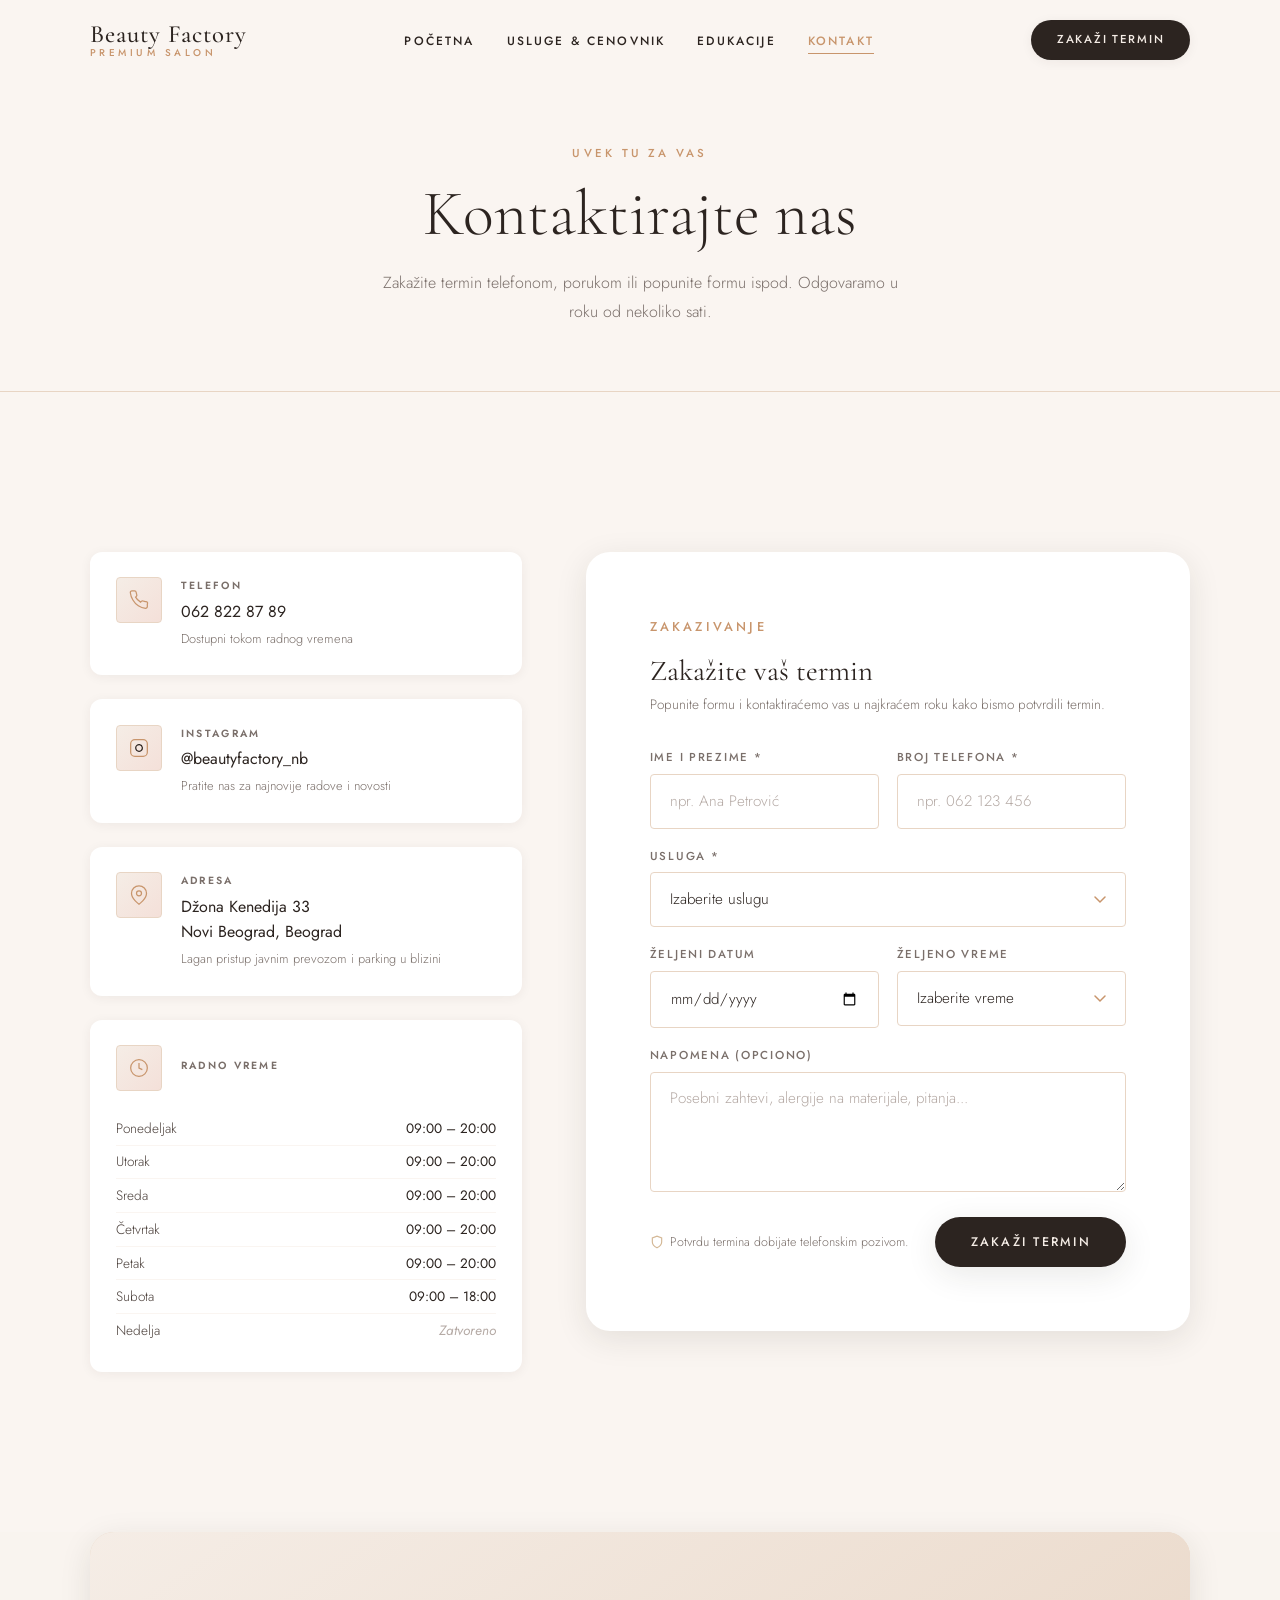
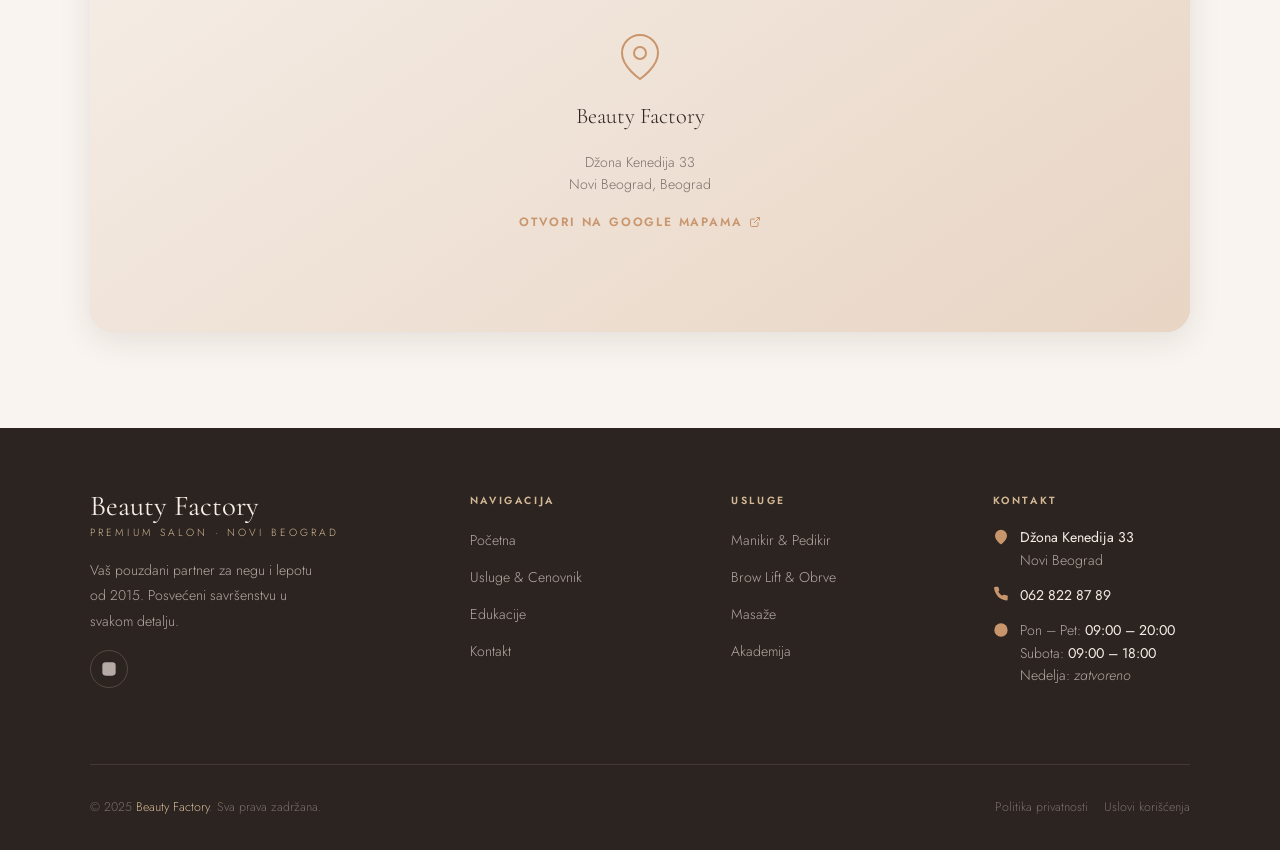
<file: kontakt.html>
<!DOCTYPE html>
<html lang="sr">
<head>
  <meta charset="UTF-8" />
  <meta name="viewport" content="width=device-width, initial-scale=1.0" />
  <meta name="description" content="Kontaktirajte Beauty Factory salon — zakažite termin, pronađite nas na Džona Kenedija 33, Novi Beograd. Tel: 062 822 87 89." />
  <title>Kontakt & Lokacija | Beauty Factory</title>

  <link rel="icon" href="data:image/svg+xml,<svg xmlns='http://www.w3.org/2000/svg' viewBox='0 0 32 32'><text y='26' font-size='28'>🌸</text></svg>" />
  <link rel="stylesheet" href="css/style.css" />
  <link rel="stylesheet" href="css/pages.css" />
</head>
<body>

  <!-- HEADER -->
  <header class="site-header" role="banner">
    <div class="container">
      <nav class="nav" aria-label="Glavna navigacija">
        <a href="index.html" class="nav__logo" aria-label="Beauty Factory — Početna">
          <span class="nav__logo-main">Beauty Factory</span>
          <span class="nav__logo-sub">Premium Salon</span>
        </a>
        <ul class="nav__links" role="list">
          <li><a href="index.html"     class="nav__link">Početna</a></li>
          <li><a href="usluge.html"    class="nav__link">Usluge & Cenovnik</a></li>
          <li><a href="edukacije.html" class="nav__link">Edukacije</a></li>
          <li><a href="kontakt.html"   class="nav__link">Kontakt</a></li>
        </ul>
        <a href="kontakt.html" class="nav__cta">Zakaži termin</a>
        <button class="nav__hamburger" aria-label="Otvori meni" aria-expanded="false">
          <span></span><span></span><span></span>
        </button>
      </nav>
    </div>
  </header>

  <!-- MOBILE MENU -->
  <nav class="nav__mobile" aria-label="Mobilna navigacija">
    <a href="index.html"     class="nav__mobile-link">Početna</a>
    <div class="nav__mobile-divider"></div>
    <a href="usluge.html"    class="nav__mobile-link">Usluge & Cenovnik</a>
    <div class="nav__mobile-divider"></div>
    <a href="edukacije.html" class="nav__mobile-link">Edukacije</a>
    <div class="nav__mobile-divider"></div>
    <a href="kontakt.html"   class="nav__mobile-link">Kontakt</a>
  </nav>

  <main>

    <!-- PAGE HERO -->
    <section class="page-hero" aria-labelledby="contact-page-title">
      <div class="container">
        <p class="page-hero__eyebrow">Uvek tu za vas</p>
        <h1 class="page-hero__title" id="contact-page-title">Kontaktirajte nas</h1>
        <p class="page-hero__desc">
          Zakažite termin telefonom, porukom ili popunite formu ispod. Odgovaramo u roku od nekoliko sati.
        </p>
      </div>
    </section>

    <!-- CONTACT LAYOUT -->
    <section class="contact section" aria-labelledby="contact-info-heading">
      <div class="container">
        <h2 class="visually-hidden" id="contact-info-heading">Kontakt informacije i forma za zakazivanje</h2>

        <div class="contact__layout">

          <!-- ── Info blokovi ── -->
          <div class="contact__info">

            <div class="info-card">
              <div class="info-card__icon">
                <svg viewBox="0 0 24 24" xmlns="http://www.w3.org/2000/svg">
                  <path d="M22 16.92v3a2 2 0 0 1-2.18 2 19.79 19.79 0 0 1-8.63-3.07A19.5 19.5 0 0 1 4.69 12 19.79 19.79 0 0 1 1.61 3.34 2 2 0 0 1 3.59 1h3a2 2 0 0 1 2 1.72 12.84 12.84 0 0 0 .7 2.81 2 2 0 0 1-.45 2.11L7.91 8.6a16 16 0 0 0 6 6l.92-.92a2 2 0 0 1 2.11-.45 12.84 12.84 0 0 0 2.81.7A2 2 0 0 1 22 16.92z"/>
                </svg>
              </div>
              <div class="info-card__body">
                <p class="info-card__label">Telefon</p>
                <p class="info-card__value">
                  <a href="tel:0628228789">062 822 87 89</a>
                </p>
                <p class="info-card__note">Dostupni tokom radnog vremena</p>
              </div>
            </div>

            <div class="info-card">
              <div class="info-card__icon">
                <svg viewBox="0 0 24 24" xmlns="http://www.w3.org/2000/svg">
                  <rect x="2" y="2" width="20" height="20" rx="5" ry="5"/>
                  <path d="M16 11.37A4 4 0 1 1 12.63 8 4 4 0 0 1 16 11.37z" fill="none" stroke="currentColor" stroke-width="1.5"/>
                  <line x1="17.5" y1="6.5" x2="17.51" y2="6.5"/>
                </svg>
              </div>
              <div class="info-card__body">
                <p class="info-card__label">Instagram</p>
                <p class="info-card__value">
                  <a href="https://www.instagram.com/" target="_blank" rel="noopener noreferrer">@beautyfactory_nb</a>
                </p>
                <p class="info-card__note">Pratite nas za najnovije radove i novosti</p>
              </div>
            </div>

            <div class="info-card">
              <div class="info-card__icon">
                <svg viewBox="0 0 24 24" xmlns="http://www.w3.org/2000/svg">
                  <path d="M21 10c0 7-9 13-9 13s-9-6-9-13a9 9 0 0 1 18 0z"/>
                  <circle cx="12" cy="10" r="3"/>
                </svg>
              </div>
              <div class="info-card__body">
                <p class="info-card__label">Adresa</p>
                <p class="info-card__value">
                  Džona Kenedija 33<br>
                  Novi Beograd, Beograd
                </p>
                <p class="info-card__note">Lagan pristup javnim prevozom i parking u blizini</p>
              </div>
            </div>

            <!-- Radno vreme -->
            <div class="info-card" style="flex-direction: column; gap: 0.8rem;">
              <div style="display:flex; align-items:center; gap: 1.2rem;">
                <div class="info-card__icon">
                  <svg viewBox="0 0 24 24" xmlns="http://www.w3.org/2000/svg">
                    <circle cx="12" cy="12" r="10"/>
                    <polyline points="12 6 12 12 16 14"/>
                  </svg>
                </div>
                <div class="info-card__body">
                  <p class="info-card__label">Radno vreme</p>
                </div>
              </div>
              <div class="hours-table" role="table" aria-label="Radno vreme salona">
                <div class="hours-row" role="row">
                  <span class="hours-day" role="cell">Ponedeljak</span>
                  <span class="hours-time" role="cell">09:00 – 20:00</span>
                </div>
                <div class="hours-row" role="row">
                  <span class="hours-day" role="cell">Utorak</span>
                  <span class="hours-time" role="cell">09:00 – 20:00</span>
                </div>
                <div class="hours-row" role="row">
                  <span class="hours-day" role="cell">Sreda</span>
                  <span class="hours-time" role="cell">09:00 – 20:00</span>
                </div>
                <div class="hours-row" role="row">
                  <span class="hours-day" role="cell">Četvrtak</span>
                  <span class="hours-time" role="cell">09:00 – 20:00</span>
                </div>
                <div class="hours-row" role="row">
                  <span class="hours-day" role="cell">Petak</span>
                  <span class="hours-time" role="cell">09:00 – 20:00</span>
                </div>
                <div class="hours-row" role="row">
                  <span class="hours-day" role="cell">Subota</span>
                  <span class="hours-time" role="cell">09:00 – 18:00</span>
                </div>
                <div class="hours-row" role="row">
                  <span class="hours-day" role="cell">Nedelja</span>
                  <span class="hours-time hours-time--closed" role="cell">Zatvoreno</span>
                </div>
              </div>
            </div>

          </div>

          <!-- ── Forma za zakazivanje ── -->
          <div class="booking-form-card">
            <div class="booking-form-card__header">
              <p class="section-subtitle">Zakazivanje</p>
              <h3 class="booking-form-card__title">Zakažite vaš termin</h3>
              <p class="booking-form-card__sub">Popunite formu i kontaktiraćemo vas u najkraćem roku kako bismo potvrdili termin.</p>
            </div>

            <form class="booking-form" id="bookingForm" novalidate>

              <div class="form-group">
                <label class="form-label" for="booking-name">Ime i prezime *</label>
                <input class="form-input" type="text" id="booking-name" name="name"
                  placeholder="npr. Ana Petrović" required autocomplete="name" />
              </div>

              <div class="form-group">
                <label class="form-label" for="booking-phone">Broj telefona *</label>
                <input class="form-input" type="tel" id="booking-phone" name="phone"
                  placeholder="npr. 062 123 456" required autocomplete="tel" />
              </div>

              <div class="form-group form-group--full">
                <label class="form-label" for="booking-service">Usluga *</label>
                <select class="form-select" id="booking-service" name="service" required>
                  <option value="" disabled selected>Izaberite uslugu</option>
                  <optgroup label="Manikir">
                    <option value="manikir-klasican">Klasičan manikir</option>
                    <option value="manikir-gel">Gel lak manikir</option>
                    <option value="manikir-akril">Akrilne nadogradnje</option>
                    <option value="manikir-spa">SPA manikir</option>
                  </optgroup>
                  <optgroup label="Pedikir">
                    <option value="pedikir-klasican">Klasičan pedikir</option>
                    <option value="pedikir-gel">Gel lak pedikir</option>
                    <option value="pedikir-spa">SPA pedikir</option>
                    <option value="pedikir-medicinski">Medicinski pedikir</option>
                  </optgroup>
                  <optgroup label="Obrve & Trepavice">
                    <option value="obrve-korekcija">Korekcija obrva</option>
                    <option value="obrve-dizajn">Dizajn i farbanje obrva</option>
                    <option value="brow-lift">Brow Lift</option>
                    <option value="botoks-obrve">Botoks obrva</option>
                  </optgroup>
                  <optgroup label="Masaže">
                    <option value="masaza-lica">Masaža lica</option>
                    <option value="masaza-tela">Masaža tela</option>
                    <option value="masaza-premium">Premium wellness paket</option>
                  </optgroup>
                </select>
              </div>

              <div class="form-group">
                <label class="form-label" for="booking-date">Željeni datum</label>
                <input class="form-input" type="date" id="booking-date" name="date"
                  min="" autocomplete="off" />
              </div>

              <div class="form-group">
                <label class="form-label" for="booking-time">Željeno vreme</label>
                <select class="form-select" id="booking-time" name="time">
                  <option value="" disabled selected>Izaberite vreme</option>
                  <option>09:00</option>
                  <option>10:00</option>
                  <option>11:00</option>
                  <option>12:00</option>
                  <option>13:00</option>
                  <option>14:00</option>
                  <option>15:00</option>
                  <option>16:00</option>
                  <option>17:00</option>
                  <option>18:00</option>
                  <option>19:00</option>
                </select>
              </div>

              <div class="form-group form-group--full">
                <label class="form-label" for="booking-message">Napomena (opciono)</label>
                <textarea class="form-textarea" id="booking-message" name="message"
                  placeholder="Posebni zahtevi, alergije na materijale, pitanja..."></textarea>
              </div>

              <div class="form-submit-row">
                <p class="form-submit-note">
                  <svg viewBox="0 0 24 24">
                    <path d="M12 22s8-4 8-10V5l-8-3-8 3v7c0 6 8 10 8 10z"/>
                  </svg>
                  Potvrdu termina dobijate telefonskim pozivom.
                </p>
                <button type="submit" class="btn btn--primary">
                  <span>Zakaži termin</span>
                </button>
              </div>

            </form>

            <div class="form-success" id="bookingSuccess" role="alert" aria-live="polite">
              <div class="form-success__icon">
                <svg viewBox="0 0 24 24"><polyline points="20 6 9 17 4 12"/></svg>
              </div>
              <h3 class="form-success__title">Zahtev primljen!</h3>
              <p class="form-success__text">
                Kontaktiraćemo vas telefonom u roku od nekoliko sati kako bismo potvrdili vaš termin. Radujemo se vašoj poseti!
              </p>
            </div>

          </div>

        </div>
      </div>
    </section>

    <!-- GOOGLE MAPA -->
    <section class="map-section" aria-label="Lokacija salona na mapi">
      <div class="container">
        <div class="map-wrapper">
          <!--
            UPUTSTVO ZA UGRADNJU GOOGLE MAPE:
            1. Idite na https://maps.google.com
            2. Pretražite "Džona Kenedija 33, Novi Beograd"
            3. Kliknite "Share" → "Embed a map"
            4. Kopirajte <iframe> kod i zamenite donji placeholder
          -->
          <div class="map-placeholder" role="img" aria-label="Mapa lokacije Beauty Factory salona na Džona Kenedija 33, Novi Beograd">
            <svg viewBox="0 0 24 24" xmlns="http://www.w3.org/2000/svg">
              <path d="M21 10c0 7-9 13-9 13s-9-6-9-13a9 9 0 0 1 18 0z" stroke-linejoin="round"/>
              <circle cx="12" cy="10" r="3"/>
            </svg>
            <p class="map-placeholder__title">Beauty Factory</p>
            <p class="map-placeholder__addr">
              Džona Kenedija 33<br>
              Novi Beograd, Beograd
            </p>
            <a href="https://maps.google.com/?q=Džona+Kenedija+33,+Novi+Beograd"
               target="_blank"
               rel="noopener noreferrer"
               class="map-placeholder__link"
               aria-label="Otvori lokaciju na Google Mapama">
              Otvori na Google Mapama
              <svg viewBox="0 0 24 24"><path d="M18 13v6a2 2 0 0 1-2 2H5a2 2 0 0 1-2-2V8a2 2 0 0 1 2-2h6" stroke-linecap="round"/><polyline points="15 3 21 3 21 9"/><line x1="10" y1="14" x2="21" y2="3"/></svg>
            </a>
          </div>
        </div>
      </div>
    </section>

  </main>

  <!-- FOOTER -->
  <footer class="site-footer" role="contentinfo">
    <div class="container">
      <div class="footer__grid">
        <div class="footer__brand">
          <p class="footer__brand-name">Beauty Factory</p>
          <p class="footer__brand-tagline">Premium Salon · Novi Beograd</p>
          <p class="footer__desc">Vaš pouzdani partner za negu i lepotu od 2015. Posvećeni savršenstvu u svakom detalju.</p>
          <div class="footer__social">
            <a href="https://www.instagram.com/" target="_blank" rel="noopener noreferrer" class="footer__social-link" aria-label="Instagram">
              <svg viewBox="0 0 24 24"><rect x="2" y="2" width="20" height="20" rx="5" ry="5"/><path d="M16 11.37A4 4 0 1 1 12.63 8 4 4 0 0 1 16 11.37z" fill="none" stroke="currentColor" stroke-width="1.5"/><line x1="17.5" y1="6.5" x2="17.51" y2="6.5"/></svg>
            </a>
          </div>
        </div>
<div>
           <p class="footer__col-title">Navigacija</p>
           <ul class="footer__links" role="list">
            <li><a href="index.html"     class="footer__link">Početna</a></li>
            <li><a href="usluge.html"    class="footer__link">Usluge & Cenovnik</a></li>
            <li><a href="edukacije.html" class="footer__link">Edukacije</a></li>
            <li><a href="kontakt.html"   class="footer__link">Kontakt</a></li>
          </ul>
        </div>
<div>
           <p class="footer__col-title">Usluge</p>
           <ul class="footer__links" role="list">
            <li><a href="usluge.html" class="footer__link">Manikir & Pedikir</a></li>
            <li><a href="usluge.html" class="footer__link">Brow Lift & Obrve</a></li>
            <li><a href="usluge.html" class="footer__link">Masaže</a></li>
            <li><a href="edukacije.html" class="footer__link">Akademija</a></li>
          </ul>
        </div>
        <div>
          <p class="footer__col-title">Kontakt</p>
          <div class="footer__contact-item">
            <svg class="footer__contact-icon" viewBox="0 0 24 24"><path d="M21 10c0 7-9 13-9 13s-9-6-9-13a9 9 0 0 1 18 0z"/><circle cx="12" cy="10" r="3"/></svg>
            <p class="footer__contact-text"><strong>Džona Kenedija 33</strong><br>Novi Beograd</p>
          </div>
          <div class="footer__contact-item">
            <svg class="footer__contact-icon" viewBox="0 0 24 24"><path d="M22 16.92v3a2 2 0 0 1-2.18 2 19.79 19.79 0 0 1-8.63-3.07A19.5 19.5 0 0 1 4.69 12 19.79 19.79 0 0 1 1.61 3.34 2 2 0 0 1 3.59 1h3a2 2 0 0 1 2 1.72 12.84 12.84 0 0 0 .7 2.81 2 2 0 0 1-.45 2.11L7.91 8.6a16 16 0 0 0 6 6l.92-.92a2 2 0 0 1 2.11-.45 12.84 12.84 0 0 0 2.81.7A2 2 0 0 1 22 16.92z"/></svg>
            <p class="footer__contact-text"><a href="tel:0628228789"><strong>062 822 87 89</strong></a></p>
          </div>
          <div class="footer__contact-item">
            <svg class="footer__contact-icon" viewBox="0 0 24 24"><circle cx="12" cy="12" r="10"/><polyline points="12 6 12 12 16 14"/></svg>
            <p class="footer__contact-text">
              Pon – Pet: <strong>09:00 – 20:00</strong><br>
              Subota: <strong>09:00 – 18:00</strong><br>
              Nedelja: <em>zatvoreno</em>
            </p>
          </div>
        </div>
      </div>
      <div class="footer__bottom">
        <p class="footer__copy">&copy; 2025 <span>Beauty Factory</span>. Sva prava zadržana.</p>
        <nav class="footer__bottom-links" aria-label="Pravni linkovi">
          <a href="#" class="footer__bottom-link">Politika privatnosti</a>
          <a href="#" class="footer__bottom-link">Uslovi korišćenja</a>
        </nav>
      </div>
    </div>
  </footer>

  <script src="js/main.js"></script>

</body>
</html>
</file>
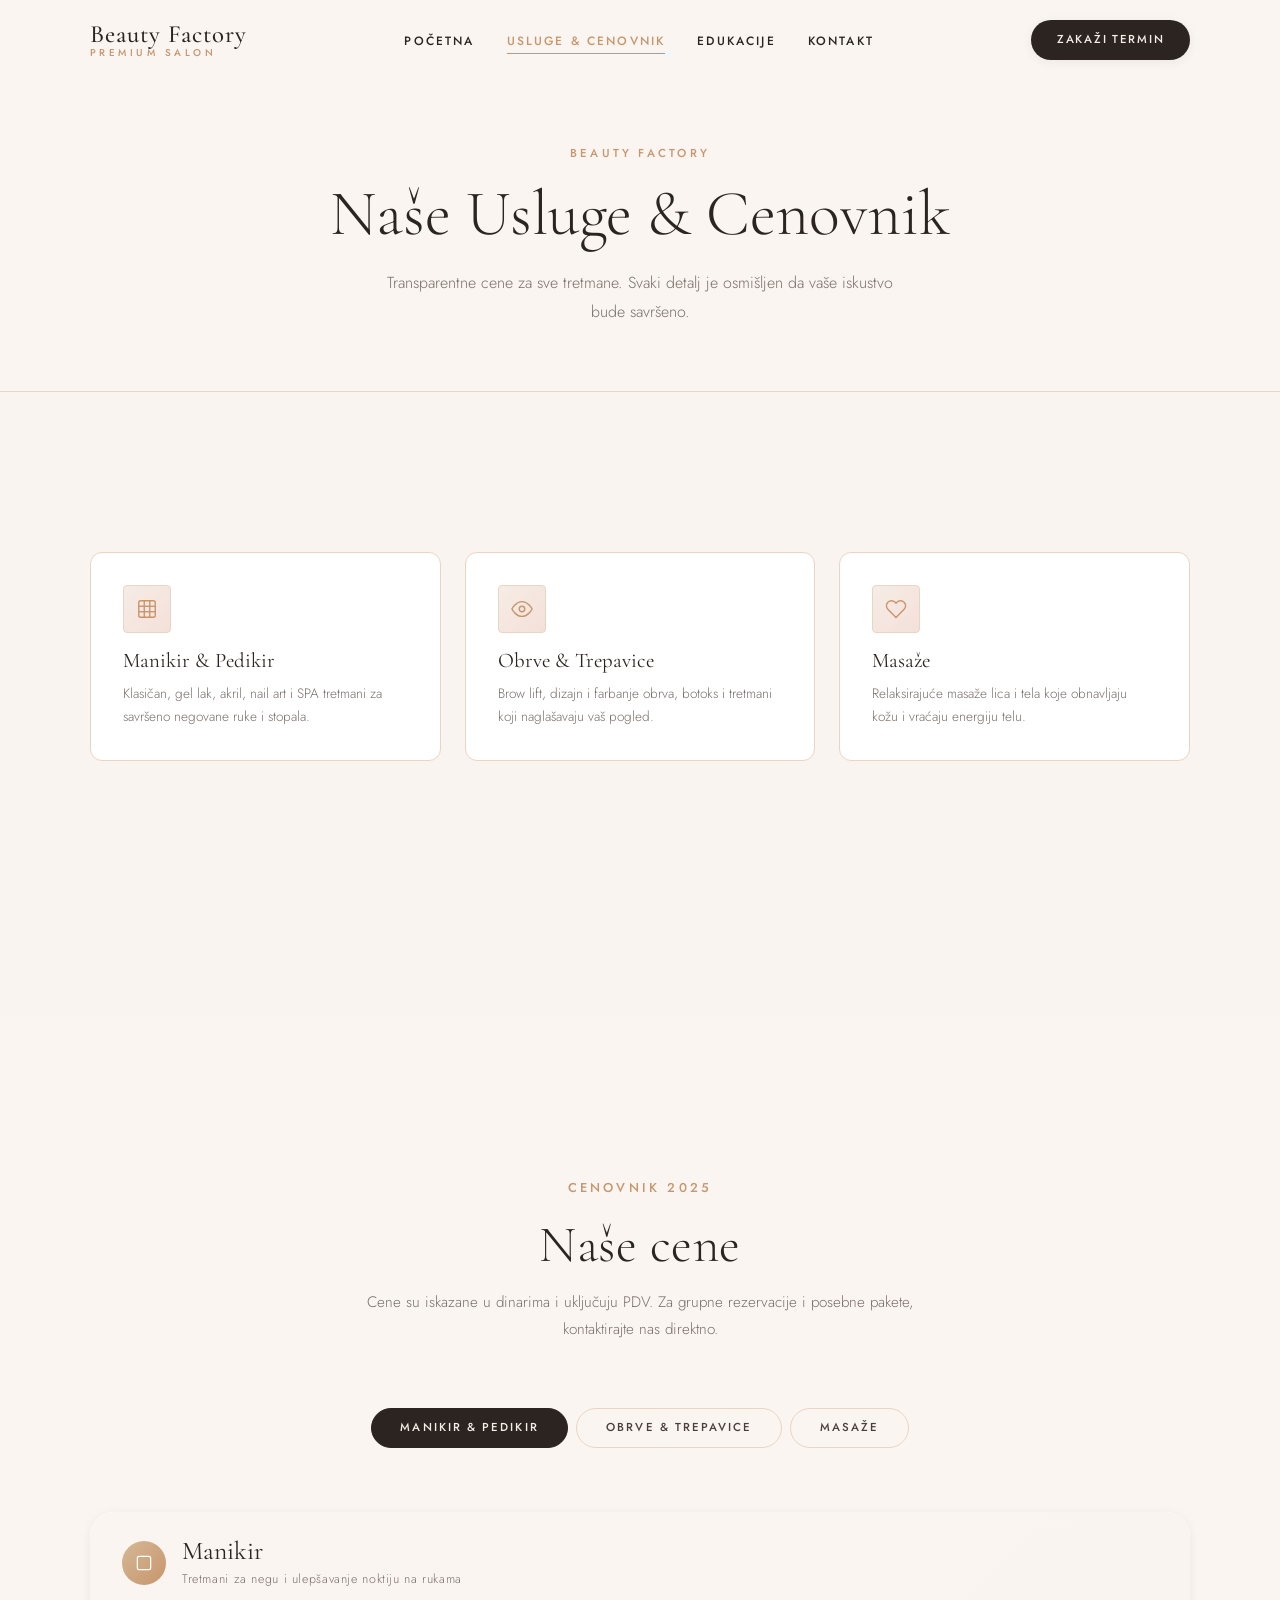
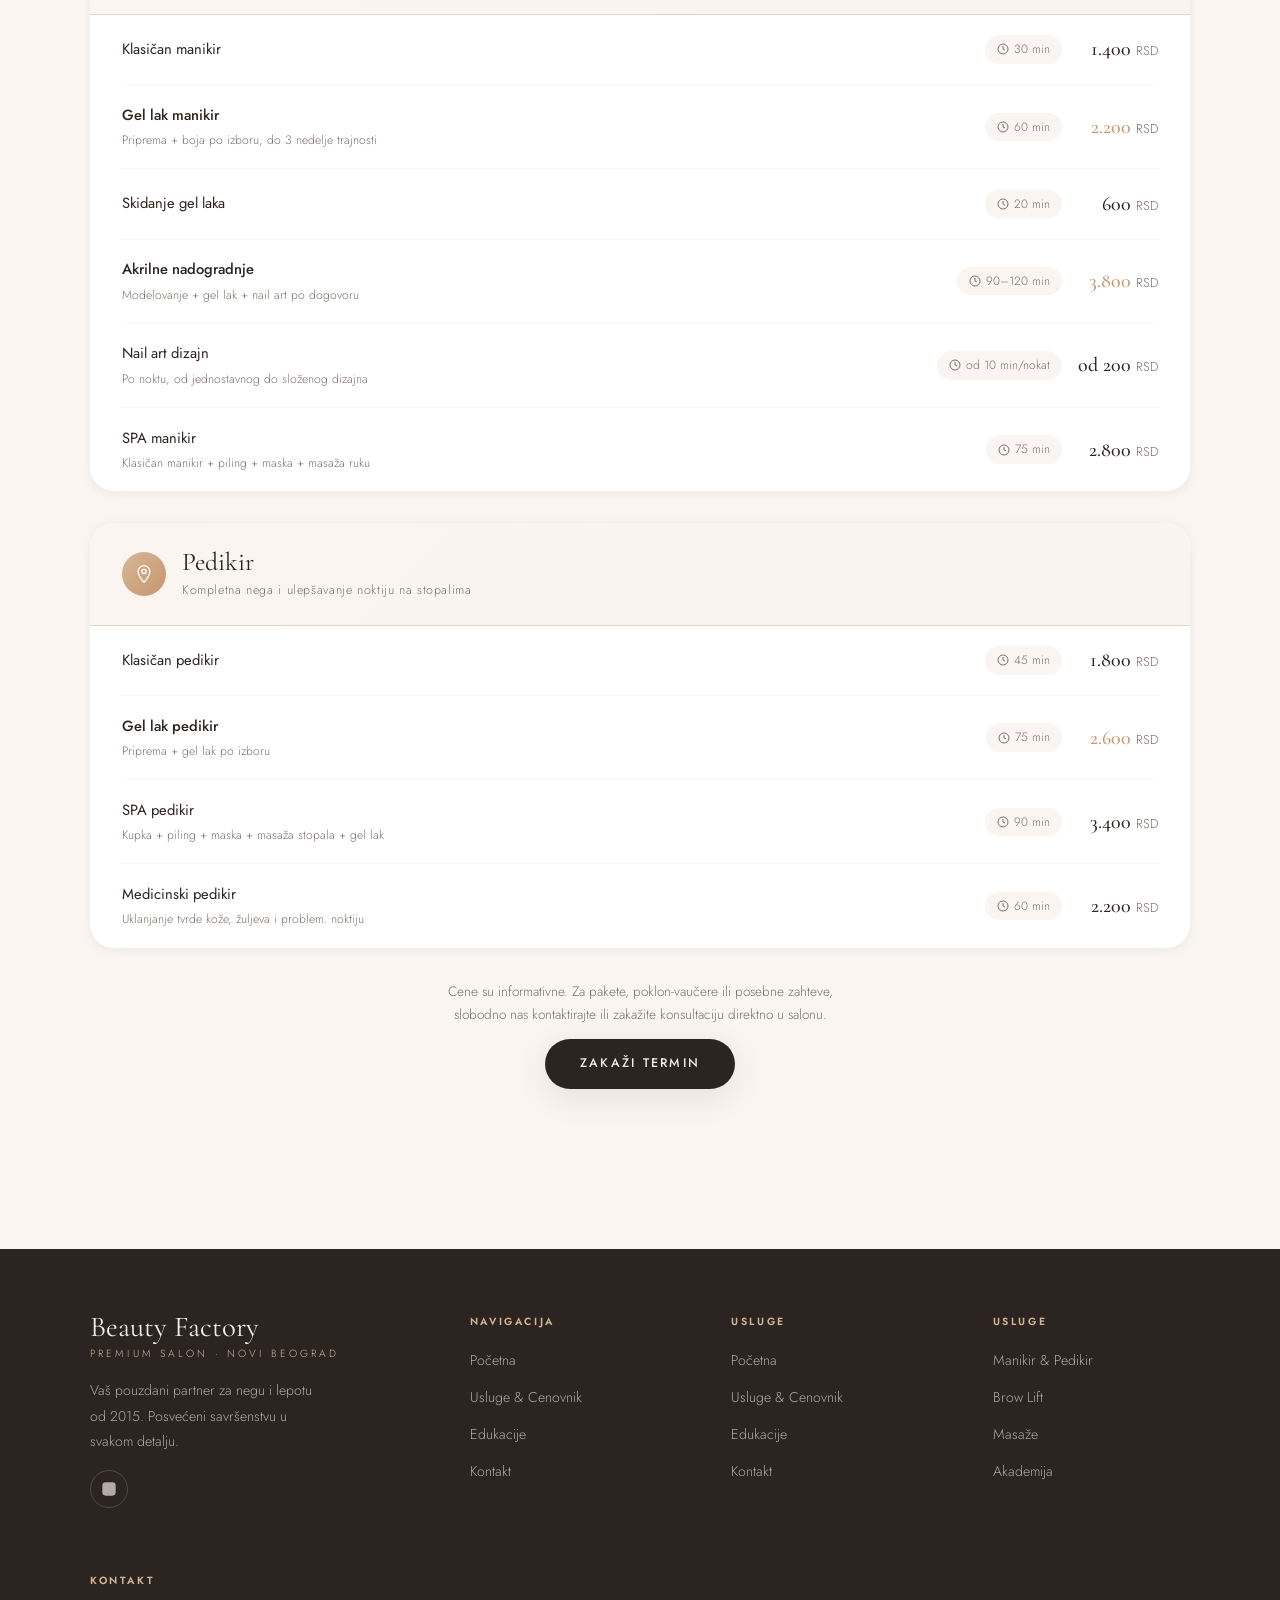
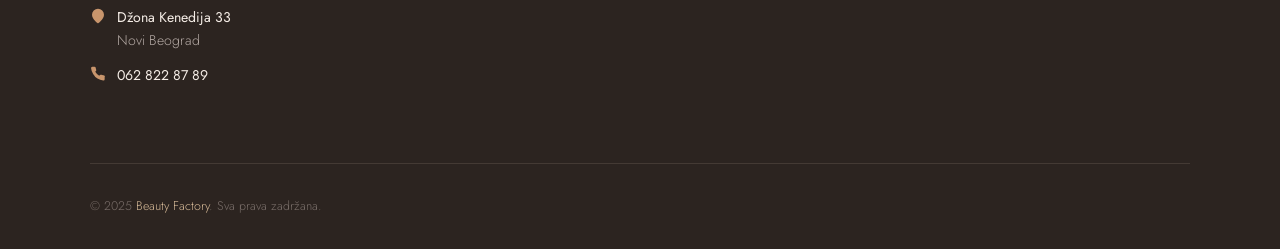
<file: usluge.html>
<!DOCTYPE html>
<html lang="sr">
<head>
  <meta charset="UTF-8" />
  <meta name="viewport" content="width=device-width, initial-scale=1.0" />
  <meta name="description" content="Cenovnik usluga Beauty Factory salona — manikir, pedikir, brow lift, masaže. Precizne cene i trajanje svakog tretmana." />
  <title>Usluge & Cenovnik | Beauty Factory</title>

  <link rel="icon" href="data:image/svg+xml,<svg xmlns='http://www.w3.org/2000/svg' viewBox='0 0 32 32'><text y='26' font-size='28'>🌸</text></svg>" />
  <link rel="stylesheet" href="css/style.css" />
  <link rel="stylesheet" href="css/pages.css" />
</head>
<body>

  <!-- HEADER -->
  <header class="site-header" role="banner">
    <div class="container">
      <nav class="nav" aria-label="Glavna navigacija">
        <a href="index.html" class="nav__logo" aria-label="Beauty Factory — Početna">
          <span class="nav__logo-main">Beauty Factory</span>
          <span class="nav__logo-sub">Premium Salon</span>
        </a>
        <ul class="nav__links" role="list">
          <li><a href="index.html"     class="nav__link">Početna</a></li>
          <li><a href="usluge.html"    class="nav__link">Usluge & Cenovnik</a></li>
          <li><a href="edukacije.html" class="nav__link">Edukacije</a></li>
          <li><a href="kontakt.html"   class="nav__link">Kontakt</a></li>
        </ul>
        <a href="kontakt.html" class="nav__cta">Zakaži termin</a>
        <button class="nav__hamburger" aria-label="Otvori meni" aria-expanded="false">
          <span></span><span></span><span></span>
        </button>
      </nav>
    </div>
  </header>

  <!-- MOBILE MENU -->
  <nav class="nav__mobile" aria-label="Mobilna navigacija">
    <a href="index.html"     class="nav__mobile-link">Početna</a>
    <div class="nav__mobile-divider"></div>
    <a href="usluge.html"    class="nav__mobile-link">Usluge & Cenovnik</a>
    <div class="nav__mobile-divider"></div>
    <a href="edukacije.html" class="nav__mobile-link">Edukacije</a>
    <div class="nav__mobile-divider"></div>
    <a href="kontakt.html"   class="nav__mobile-link">Kontakt</a>
  </nav>

  <main>

    <!-- PAGE HERO -->
    <section class="page-hero" aria-labelledby="page-title">
      <div class="container">
        <p class="page-hero__eyebrow">Beauty Factory</p>
        <h1 class="page-hero__title" id="page-title">Naše Usluge & Cenovnik</h1>
        <p class="page-hero__desc">
          Transparentne cene za sve tretmane. Svaki detalj je osmišljen da vaše iskustvo bude savršeno.
        </p>
      </div>
    </section>

    <!-- SERVICES INTRO CARDS -->
    <section class="services-intro section" aria-label="Pregled kategorija usluga">
      <div class="container">
        <div class="services-intro__grid">

          <div class="service-intro-card">
            <div class="service-intro-card__icon">
              <svg viewBox="0 0 24 24" xmlns="http://www.w3.org/2000/svg">
                <rect x="3" y="3" width="18" height="18" rx="2" ry="2"/>
                <line x1="3" y1="9" x2="21" y2="9"/><line x1="3" y1="15" x2="21" y2="15"/>
                <line x1="9" y1="3" x2="9" y2="21"/><line x1="15" y1="3" x2="15" y2="21"/>
              </svg>
            </div>
            <h3 class="service-intro-card__title">Manikir & Pedikir</h3>
            <p class="service-intro-card__text">Klasičan, gel lak, akril, nail art i SPA tretmani za savršeno negovane ruke i stopala.</p>
          </div>

          <div class="service-intro-card">
            <div class="service-intro-card__icon">
              <svg viewBox="0 0 24 24" xmlns="http://www.w3.org/2000/svg">
                <path d="M1 12s4-8 11-8 11 8 11 8-4 8-11 8-11-8-11-8z"/>
                <circle cx="12" cy="12" r="3"/>
              </svg>
            </div>
            <h3 class="service-intro-card__title">Obrve & Trepavice</h3>
            <p class="service-intro-card__text">Brow lift, dizajn i farbanje obrva, botoks i tretmani koji naglašavaju vaš pogled.</p>
          </div>

          <div class="service-intro-card">
            <div class="service-intro-card__icon">
              <svg viewBox="0 0 24 24" xmlns="http://www.w3.org/2000/svg">
                <path d="M20.84 4.61a5.5 5.5 0 0 0-7.78 0L12 5.67l-1.06-1.06a5.5 5.5 0 0 0-7.78 7.78l1.06 1.06L12 21.23l7.78-7.78 1.06-1.06a5.5 5.5 0 0 0 0-7.78z"/>
              </svg>
            </div>
            <h3 class="service-intro-card__title">Masaže</h3>
            <p class="service-intro-card__text">Relaksirajuće masaže lica i tela koje obnavljaju kožu i vraćaju energiju telu.</p>
          </div>

        </div>
      </div>
    </section>

    <!-- PRICING -->
    <section class="pricing section" id="cenovnik" aria-labelledby="pricing-heading">
      <div class="container">

        <div class="pricing__intro">
          <p class="section-subtitle">Cenovnik 2025</p>
          <h2 class="section-title" id="pricing-heading">Naše cene</h2>
          <p class="pricing__intro-text">
            Cene su iskazane u dinarima i uključuju PDV. Za grupne rezervacije i posebne pakete, kontaktirajte nas direktno.
          </p>
        </div>

        <!-- Category Tabs -->
        <div class="pricing__tabs" role="tablist" aria-label="Kategorije usluga">
          <button class="pricing__tab active" data-tab="manikir" role="tab" aria-selected="true"  aria-controls="panel-manikir">Manikir & Pedikir</button>
          <button class="pricing__tab"        data-tab="obrve"   role="tab" aria-selected="false" aria-controls="panel-obrve">Obrve & Trepavice</button>
          <button class="pricing__tab"        data-tab="masaze"  role="tab" aria-selected="false" aria-controls="panel-masaze">Masaže</button>
        </div>

        <!-- ── PANEL: Manikir & Pedikir ── -->
        <div class="pricing__panel active" id="panel-manikir" role="tabpanel">

          <div class="pricing__category">
            <div class="pricing__cat-header">
              <div class="pricing__cat-icon">
                <svg viewBox="0 0 24 24" xmlns="http://www.w3.org/2000/svg">
                  <path d="M18 4H6a2 2 0 0 0-2 2v12a2 2 0 0 0 2 2h12a2 2 0 0 0 2-2V6a2 2 0 0 0-2-2z"/>
                </svg>
              </div>
              <div>
                <h3 class="pricing__cat-title">Manikir</h3>
                <p class="pricing__cat-sub">Tretmani za negu i ulepšavanje noktiju na rukama</p>
              </div>
            </div>
            <ul class="pricing__list">
              <li class="pricing__item">
                <div class="pricing__item-name">Klasičan manikir</div>
                <span class="pricing__item-duration">
                  <svg viewBox="0 0 24 24"><circle cx="12" cy="12" r="10"/><polyline points="12 6 12 12 16 14"/></svg>
                  30 min
                </span>
                <div class="pricing__item-price">1.400 <span class="currency">RSD</span></div>
              </li>
              <li class="pricing__item pricing__item--featured">
                <div class="pricing__item-name">
                  Gel lak manikir
                  <small>Priprema + boja po izboru, do 3 nedelje trajnosti</small>
                </div>
                <span class="pricing__item-duration">
                  <svg viewBox="0 0 24 24"><circle cx="12" cy="12" r="10"/><polyline points="12 6 12 12 16 14"/></svg>
                  60 min
                </span>
                <div class="pricing__item-price">2.200 <span class="currency">RSD</span></div>
              </li>
              <li class="pricing__item">
                <div class="pricing__item-name">Skidanje gel laka</div>
                <span class="pricing__item-duration">
                  <svg viewBox="0 0 24 24"><circle cx="12" cy="12" r="10"/><polyline points="12 6 12 12 16 14"/></svg>
                  20 min
                </span>
                <div class="pricing__item-price">600 <span class="currency">RSD</span></div>
              </li>
              <li class="pricing__item pricing__item--featured">
                <div class="pricing__item-name">
                  Akrilne nadogradnje
                  <small>Modelovanje + gel lak + nail art po dogovoru</small>
                </div>
                <span class="pricing__item-duration">
                  <svg viewBox="0 0 24 24"><circle cx="12" cy="12" r="10"/><polyline points="12 6 12 12 16 14"/></svg>
                  90–120 min
                </span>
                <div class="pricing__item-price">3.800 <span class="currency">RSD</span></div>
              </li>
              <li class="pricing__item">
                <div class="pricing__item-name">
                  Nail art dizajn
                  <small>Po noktu, od jednostavnog do složenog dizajna</small>
                </div>
                <span class="pricing__item-duration">
                  <svg viewBox="0 0 24 24"><circle cx="12" cy="12" r="10"/><polyline points="12 6 12 12 16 14"/></svg>
                  od 10 min/nokat
                </span>
                <div class="pricing__item-price">od 200 <span class="currency">RSD</span></div>
              </li>
              <li class="pricing__item">
                <div class="pricing__item-name">
                  SPA manikir
                  <small>Klasičan manikir + piling + maska + masaža ruku</small>
                </div>
                <span class="pricing__item-duration">
                  <svg viewBox="0 0 24 24"><circle cx="12" cy="12" r="10"/><polyline points="12 6 12 12 16 14"/></svg>
                  75 min
                </span>
                <div class="pricing__item-price">2.800 <span class="currency">RSD</span></div>
              </li>
            </ul>
          </div>

          <div class="pricing__category">
            <div class="pricing__cat-header">
              <div class="pricing__cat-icon">
                <svg viewBox="0 0 24 24" xmlns="http://www.w3.org/2000/svg">
                  <path d="M12 2C8.13 2 5 5.13 5 9c0 5.25 7 13 7 13s7-7.75 7-13c0-3.87-3.13-7-7-7zm0 9.5c-1.38 0-2.5-1.12-2.5-2.5s1.12-2.5 2.5-2.5 2.5 1.12 2.5 2.5-1.12 2.5-2.5 2.5z"/>
                </svg>
              </div>
              <div>
                <h3 class="pricing__cat-title">Pedikir</h3>
                <p class="pricing__cat-sub">Kompletna nega i ulepšavanje noktiju na stopalima</p>
              </div>
            </div>
            <ul class="pricing__list">
              <li class="pricing__item">
                <div class="pricing__item-name">Klasičan pedikir</div>
                <span class="pricing__item-duration">
                  <svg viewBox="0 0 24 24"><circle cx="12" cy="12" r="10"/><polyline points="12 6 12 12 16 14"/></svg>
                  45 min
                </span>
                <div class="pricing__item-price">1.800 <span class="currency">RSD</span></div>
              </li>
              <li class="pricing__item pricing__item--featured">
                <div class="pricing__item-name">
                  Gel lak pedikir
                  <small>Priprema + gel lak po izboru</small>
                </div>
                <span class="pricing__item-duration">
                  <svg viewBox="0 0 24 24"><circle cx="12" cy="12" r="10"/><polyline points="12 6 12 12 16 14"/></svg>
                  75 min
                </span>
                <div class="pricing__item-price">2.600 <span class="currency">RSD</span></div>
              </li>
              <li class="pricing__item">
                <div class="pricing__item-name">
                  SPA pedikir
                  <small>Kupka + piling + maska + masaža stopala + gel lak</small>
                </div>
                <span class="pricing__item-duration">
                  <svg viewBox="0 0 24 24"><circle cx="12" cy="12" r="10"/><polyline points="12 6 12 12 16 14"/></svg>
                  90 min
                </span>
                <div class="pricing__item-price">3.400 <span class="currency">RSD</span></div>
              </li>
              <li class="pricing__item">
                <div class="pricing__item-name">
                  Medicinski pedikir
                  <small>Uklanjanje tvrde kože, žuljeva i problem. noktiju</small>
                </div>
                <span class="pricing__item-duration">
                  <svg viewBox="0 0 24 24"><circle cx="12" cy="12" r="10"/><polyline points="12 6 12 12 16 14"/></svg>
                  60 min
                </span>
                <div class="pricing__item-price">2.200 <span class="currency">RSD</span></div>
              </li>
            </ul>
          </div>
        </div>

        <!-- ── PANEL: Obrve & Trepavice ── -->
        <div class="pricing__panel" id="panel-obrve" role="tabpanel">
          <div class="pricing__category">
            <div class="pricing__cat-header">
              <div class="pricing__cat-icon">
                <svg viewBox="0 0 24 24" xmlns="http://www.w3.org/2000/svg">
                  <path d="M1 12s4-8 11-8 11 8 11 8-4 8-11 8-11-8-11-8z"/><circle cx="12" cy="12" r="3"/>
                </svg>
              </div>
              <div>
                <h3 class="pricing__cat-title">Obrve</h3>
                <p class="pricing__cat-sub">Dizajn, korekcija i lifting obrva</p>
              </div>
            </div>
            <ul class="pricing__list">
              <li class="pricing__item">
                <div class="pricing__item-name">Korekcija obrva (voskom)</div>
                <span class="pricing__item-duration">
                  <svg viewBox="0 0 24 24"><circle cx="12" cy="12" r="10"/><polyline points="12 6 12 12 16 14"/></svg>
                  15 min
                </span>
                <div class="pricing__item-price">800 <span class="currency">RSD</span></div>
              </li>
              <li class="pricing__item pricing__item--featured">
                <div class="pricing__item-name">
                  Dizajn i farbanje obrva
                  <small>Korekcija + dizajn + farbanje bojom po izboru</small>
                </div>
                <span class="pricing__item-duration">
                  <svg viewBox="0 0 24 24"><circle cx="12" cy="12" r="10"/><polyline points="12 6 12 12 16 14"/></svg>
                  45 min
                </span>
                <div class="pricing__item-price">1.800 <span class="currency">RSD</span></div>
              </li>
              <li class="pricing__item pricing__item--featured">
                <div class="pricing__item-name">
                  Brow Lift
                  <small>Podizanje i oblikovanje, trajnost 6–8 nedelja</small>
                </div>
                <span class="pricing__item-duration">
                  <svg viewBox="0 0 24 24"><circle cx="12" cy="12" r="10"/><polyline points="12 6 12 12 16 14"/></svg>
                  60 min
                </span>
                <div class="pricing__item-price">3.500 <span class="currency">RSD</span></div>
              </li>
              <li class="pricing__item">
                <div class="pricing__item-name">
                  Botoks obrva
                  <small>Neinvazivni tretman za definisane obrve</small>
                </div>
                <span class="pricing__item-duration">
                  <svg viewBox="0 0 24 24"><circle cx="12" cy="12" r="10"/><polyline points="12 6 12 12 16 14"/></svg>
                  30 min
                </span>
                <div class="pricing__item-price">2.800 <span class="currency">RSD</span></div>
              </li>
              <li class="pricing__item">
                <div class="pricing__item-name">
                  Kompletni brow paket
                  <small>Lift + dizajn + farbanje + korekcija</small>
                </div>
                <span class="pricing__item-duration">
                  <svg viewBox="0 0 24 24"><circle cx="12" cy="12" r="10"/><polyline points="12 6 12 12 16 14"/></svg>
                  90 min
                </span>
                <div class="pricing__item-price">5.000 <span class="currency">RSD</span></div>
              </li>
            </ul>
          </div>
        </div>

        <!-- ── PANEL: Masaže ── -->
        <div class="pricing__panel" id="panel-masaze" role="tabpanel">
          <div class="pricing__category">
            <div class="pricing__cat-header">
              <div class="pricing__cat-icon">
                <svg viewBox="0 0 24 24" xmlns="http://www.w3.org/2000/svg">
                  <path d="M20.84 4.61a5.5 5.5 0 0 0-7.78 0L12 5.67l-1.06-1.06a5.5 5.5 0 0 0-7.78 7.78l1.06 1.06L12 21.23l7.78-7.78 1.06-1.06a5.5 5.5 0 0 0 0-7.78z"/>
                </svg>
              </div>
              <div>
                <h3 class="pricing__cat-title">Masaže lica</h3>
                <p class="pricing__cat-sub">Tretmani koji vraćaju sjaj i mladolikost koži lica</p>
              </div>
            </div>
            <ul class="pricing__list">
              <li class="pricing__item">
                <div class="pricing__item-name">Klasična masaža lica</div>
                <span class="pricing__item-duration">
                  <svg viewBox="0 0 24 24"><circle cx="12" cy="12" r="10"/><polyline points="12 6 12 12 16 14"/></svg>
                  45 min
                </span>
                <div class="pricing__item-price">2.400 <span class="currency">RSD</span></div>
              </li>
              <li class="pricing__item pricing__item--featured">
                <div class="pricing__item-name">
                  Anti-age masaža lica
                  <small>Liftujući efekat, serumi, maska + masaža</small>
                </div>
                <span class="pricing__item-duration">
                  <svg viewBox="0 0 24 24"><circle cx="12" cy="12" r="10"/><polyline points="12 6 12 12 16 14"/></svg>
                  75 min
                </span>
                <div class="pricing__item-price">3.800 <span class="currency">RSD</span></div>
              </li>
              <li class="pricing__item">
                <div class="pricing__item-name">
                  Guasha masaža lica
                  <small>Drenaža, smanjivanje otoka i sjaj kože</small>
                </div>
                <span class="pricing__item-duration">
                  <svg viewBox="0 0 24 24"><circle cx="12" cy="12" r="10"/><polyline points="12 6 12 12 16 14"/></svg>
                  30 min
                </span>
                <div class="pricing__item-price">2.000 <span class="currency">RSD</span></div>
              </li>
            </ul>
          </div>

          <div class="pricing__category">
            <div class="pricing__cat-header">
              <div class="pricing__cat-icon">
                <svg viewBox="0 0 24 24" xmlns="http://www.w3.org/2000/svg">
                  <path d="M12 2C8.13 2 5 5.13 5 9c0 5.25 7 13 7 13s7-7.75 7-13c0-3.87-3.13-7-7-7z"/>
                </svg>
              </div>
              <div>
                <h3 class="pricing__cat-title">Masaže tela</h3>
                <p class="pricing__cat-sub">Relaksirajući i terapeutski tretmani za celo telo</p>
              </div>
            </div>
            <ul class="pricing__list">
              <li class="pricing__item pricing__item--featured">
                <div class="pricing__item-name">
                  Klasična masaža celog tela
                  <small>Opuštajuća masaža leđa, nogu i ramena</small>
                </div>
                <span class="pricing__item-duration">
                  <svg viewBox="0 0 24 24"><circle cx="12" cy="12" r="10"/><polyline points="12 6 12 12 16 14"/></svg>
                  60 min
                </span>
                <div class="pricing__item-price">3.500 <span class="currency">RSD</span></div>
              </li>
              <li class="pricing__item">
                <div class="pricing__item-name">Masaža leđa i ramena</div>
                <span class="pricing__item-duration">
                  <svg viewBox="0 0 24 24"><circle cx="12" cy="12" r="10"/><polyline points="12 6 12 12 16 14"/></svg>
                  30 min
                </span>
                <div class="pricing__item-price">1.800 <span class="currency">RSD</span></div>
              </li>
              <li class="pricing__item">
                <div class="pricing__item-name">
                  Premium wellness paket
                  <small>Masaža tela + masaža lica + aromaterapija</small>
                </div>
                <span class="pricing__item-duration">
                  <svg viewBox="0 0 24 24"><circle cx="12" cy="12" r="10"/><polyline points="12 6 12 12 16 14"/></svg>
                  120 min
                </span>
                <div class="pricing__item-price">6.000 <span class="currency">RSD</span></div>
              </li>
            </ul>
          </div>
        </div>

        <!-- Pricing note -->
        <div class="pricing__note">
          <p class="pricing__note-text">
            Cene su informativne. Za pakete, poklon-vaučere ili posebne zahteve, slobodno nas kontaktirajte ili zakažite konsultaciju direktno u salonu.
          </p>
          <a href="kontakt.html" class="btn btn--primary">
            <span>Zakaži termin</span>
          </a>
        </div>

      </div>
    </section>

  </main>

  <!-- FOOTER -->
  <footer class="site-footer" role="contentinfo">
    <div class="container">
      <div class="footer__grid">
<div class="footer__brand">
           <p class="footer__brand-name">Beauty Factory</p>
           <p class="footer__brand-tagline">Premium Salon · Novi Beograd</p>
           <p class="footer__desc">Vaš pouzdani partner za negu i lepotu od 2015. Posvećeni savršenstvu u svakom detalju.</p>
           <div class="footer__social">
             <a href="https://www.instagram.com/" target="_blank" rel="noopener noreferrer" class="footer__social-link" aria-label="Instagram">
               <svg viewBox="0 0 24 24"><rect x="2" y="2" width="20" height="20" rx="5" ry="5"/><path d="M16 11.37A4 4 0 1 1 12.63 8 4 4 0 0 1 16 11.37z" fill="none" stroke="currentColor" stroke-width="1.5"/><line x1="17.5" y1="6.5" x2="17.51" y2="6.5"/></svg>
             </a>
           </div>
         </div>
         <div>
           <p class="footer__col-title">Navigacija</p>
           <ul class="footer__links" role="list">
             <li><a href="index.html"     class="footer__link">Početna</a></li>
             <li><a href="usluge.html"    class="footer__link">Usluge & Cenovnik</a></li>
             <li><a href="edukacije.html" class="footer__link">Edukacije</a></li>
             <li><a href="kontakt.html"   class="footer__link">Kontakt</a></li>
           </ul>
         </div>
         <div>
           <p class="footer__col-title">Usluge</p>
           <ul class="footer__links" role="list">
            <li><a href="index.html"     class="footer__link">Početna</a></li>
            <li><a href="usluge.html"    class="footer__link">Usluge & Cenovnik</a></li>
            <li><a href="edukacije.html" class="footer__link">Edukacije</a></li>
            <li><a href="kontakt.html"   class="footer__link">Kontakt</a></li>
          </ul>
        </div>
<div>
           <p class="footer__col-title">Usluge</p>
           <ul class="footer__links" role="list">
            <li><a href="usluge.html" class="footer__link">Manikir & Pedikir</a></li>
            <li><a href="usluge.html" class="footer__link">Brow Lift</a></li>
            <li><a href="usluge.html" class="footer__link">Masaže</a></li>
            <li><a href="edukacije.html" class="footer__link">Akademija</a></li>
          </ul>
        </div>
        <div>
          <p class="footer__col-title">Kontakt</p>
          <div class="footer__contact-item">
            <svg class="footer__contact-icon" viewBox="0 0 24 24"><path d="M21 10c0 7-9 13-9 13s-9-6-9-13a9 9 0 0 1 18 0z"/><circle cx="12" cy="10" r="3"/></svg>
            <p class="footer__contact-text"><strong>Džona Kenedija 33</strong><br>Novi Beograd</p>
          </div>
          <div class="footer__contact-item">
            <svg class="footer__contact-icon" viewBox="0 0 24 24"><path d="M22 16.92v3a2 2 0 0 1-2.18 2 19.79 19.79 0 0 1-8.63-3.07A19.5 19.5 0 0 1 4.69 12 19.79 19.79 0 0 1 1.61 3.34 2 2 0 0 1 3.59 1h3a2 2 0 0 1 2 1.72 12.84 12.84 0 0 0 .7 2.81 2 2 0 0 1-.45 2.11L7.91 8.6a16 16 0 0 0 6 6l.92-.92a2 2 0 0 1 2.11-.45 12.84 12.84 0 0 0 2.81.7A2 2 0 0 1 22 16.92z"/></svg>
            <p class="footer__contact-text"><a href="tel:0628228789"><strong>062 822 87 89</strong></a></p>
          </div>
        </div>
      </div>
      <div class="footer__bottom">
        <p class="footer__copy">&copy; 2025 <span>Beauty Factory</span>. Sva prava zadržana.</p>
      </div>
    </div>
  </footer>

  <script src="js/main.js"></script>

</body>
</html>
</file>
<file: css/style.css>
/* =============================================
   BEAUTY FACTORY — style.css
   Global styles, variables, reset, header, footer
   ============================================= */

/* ── Google Fonts ── */
@import url('https://fonts.googleapis.com/css2?family=Cormorant+Garamond:ital,wght@0,300;0,400;0,500;0,600;1,300;1,400&family=Jost:wght@300;400;500;600&display=swap');

/* ── CSS Variables ── */
:root {
  /* Color Palette */
  --nude:          #e8d5c4;
  --nude-light:    #f5ede6;
  --nude-pale:     #faf5f1;
  --cream:         #f9f4ef;
  --champagne:     #d4b896;
  --rose-gold:     #c8956c;
  --rose-gold-dk:  #a97650;
  --blush:         #e8c4b8;
  --blush-light:   #f4e0d9;
  --charcoal:      #2c2420;
  --charcoal-mid:  #4a3f3a;
  --warm-gray:     #7a6f6a;
  --warm-gray-lt:  #b5aaa5;
  --white:         #ffffff;
  --off-white:     #fdfaf8;

  /* Typography */
  --font-display: 'Cormorant Garamond', Georgia, serif;
  --font-body:    'Jost', sans-serif;

  /* Spacing */
  --space-xs:   0.5rem;
  --space-sm:   1rem;
  --space-md:   2rem;
  --space-lg:   4rem;
  --space-xl:   6rem;
  --space-2xl: 10rem;

  /* Transitions */
  --transition: 0.35s cubic-bezier(0.4, 0, 0.2, 1);
  --transition-slow: 0.6s cubic-bezier(0.4, 0, 0.2, 1);

  /* Shadows */
  --shadow-sm: 0 2px 12px rgba(44,36,32,0.06);
  --shadow-md: 0 8px 32px rgba(44,36,32,0.10);
  --shadow-lg: 0 20px 60px rgba(44,36,32,0.14);
  --shadow-gold: 0 4px 20px rgba(200,149,108,0.35);
  --shadow-gold-hover: 0 8px 30px rgba(200,149,108,0.45);
  --focus-ring: 0 0 0 2px rgba(200,149,108,0.15);

  /* Border radius */
  --radius-sm:   4px;
  --radius-md:   12px;
  --radius-lg:   24px;
  --radius-pill: 999px;

  /* Nav height */
  --nav-height: 80px;
}

/* ── Reset ── */
*, *::before, *::after { box-sizing: border-box; margin: 0; padding: 0; }
html { font-size: 16px; scroll-behavior: smooth; -webkit-text-size-adjust: 100%; }

/* Accessibility helper */
.visually-hidden {
  position: absolute !important;
  width: 1px !important;
  height: 1px !important;
  padding: 0 !important;
  margin: -1px !important;
  overflow: hidden !important;
  clip: rect(0,0,0,0) !important;
  white-space: nowrap !important;
  border: 0 !important;
}

body {
  font-family: var(--font-body);
  background-color: var(--off-white);
  color: var(--charcoal);
  line-height: 1.7;
  font-weight: 300;
  overflow-x: hidden;
}
img, video { display: block; max-width: 100%; }
a { color: inherit; text-decoration: none; }
ul, ol { list-style: none; }
button { cursor: pointer; border: none; background: none; font: inherit; }
input, textarea, select { font: inherit; }

/* ── Typography ── */
h1, h2, h3, h4, h5, h6 {
  font-family: var(--font-display);
  font-weight: 400;
  line-height: 1.2;
  color: var(--charcoal);
}

/* Section spacing - upgraded for luxury feel */
.section { padding: var(--space-2xl) 0; }
.section--lg { padding: calc(var(--space-2xl) + var(--space-md)) 0; }

.display-title {
  font-size: clamp(3rem, 6vw, 5.5rem);
  font-weight: 300;
  letter-spacing: -0.01em;
}
.section-title {
  font-size: clamp(2rem, 4vw, 3.2rem);
  font-weight: 300;
  letter-spacing: 0.01em;
}
.section-subtitle {
  font-size: 0.8rem;
  font-family: var(--font-body);
  font-weight: 500;
  letter-spacing: 0.25em;
  text-transform: uppercase;
  color: var(--rose-gold);
  margin-bottom: var(--space-sm);
}
p { color: var(--charcoal-mid); font-weight: 300; }

/* ── Section Spacing (Luxury Feel) ── */
.section-header { margin-bottom: var(--space-lg); }

/* ── Layout Utilities ── */
.container {
  max-width: 1180px;
  margin: 0 auto;
  padding: 0 clamp(1.25rem, 4vw, 2.5rem);
}
.text-center { text-align: center; }
.flex { display: flex; }
.grid { display: grid; }

/* ── Divider / Ornament ── */
.ornament {
  display: flex;
  align-items: center;
  gap: var(--space-sm);
  margin: var(--space-md) 0;
}
.ornament::before,
.ornament::after {
  content: '';
  flex: 1;
  height: 1px;
  background: linear-gradient(90deg, transparent, var(--champagne), transparent);
}
.ornament span {
  font-family: var(--font-display);
  font-size: 1.5rem;
  color: var(--champagne);
  line-height: 1;
}

/* ── Buttons ── */
.btn {
  display: inline-flex;
  align-items: center;
  gap: 0.6rem;
  padding: 0.9rem 2.2rem;
  border-radius: var(--radius-pill);
  font-family: var(--font-body);
  font-size: 0.78rem;
  font-weight: 500;
  letter-spacing: 0.18em;
  text-transform: uppercase;
  transition: var(--transition);
  position: relative;
  overflow: hidden;
}
.btn::before {
  content: '';
  position: absolute;
  inset: 0;
  opacity: 0;
  transition: var(--transition);
}
.btn:hover::before { opacity: 1; }

.btn--primary {
  background: var(--charcoal);
  color: var(--nude-light);
  box-shadow: var(--shadow-md);
}
.btn--primary::before { background: var(--rose-gold-dk); }
.btn--primary:hover { color: var(--white); transform: translateY(-2px); box-shadow: var(--shadow-lg); }
.btn--primary span { position: relative; z-index: 1; }

.btn--outline {
  border: 1.5px solid var(--charcoal);
  color: var(--charcoal);
}
.btn--outline::before { background: var(--charcoal); }
.btn--outline:hover { color: var(--nude-light); transform: translateY(-2px); }
.btn--outline span { position: relative; z-index: 1; }

.btn--gold {
  background: linear-gradient(135deg, var(--champagne), var(--rose-gold));
  color: var(--white);
  box-shadow: var(--shadow-gold);
}
.btn--gold:hover { transform: translateY(-2px); box-shadow: var(--shadow-gold-hover); }

/* ── Form Elements ── */
.form-group { display: flex; flex-direction: column; gap: 0.4rem; }
.form-label {
  font-size: 0.72rem;
  font-weight: 500;
  letter-spacing: 0.15em;
  text-transform: uppercase;
  color: var(--warm-gray);
}
.form-input,
.form-textarea,
.form-select {
  padding: 0.85rem 1.2rem;
  border: 1.5px solid var(--nude);
  border-radius: var(--radius-sm);
  background: var(--white);
  color: var(--charcoal);
  font-size: 0.95rem;
  transition: var(--transition);
  outline: none;
  width: 100%;
}
.form-input:focus,
.form-textarea:focus,
.form-select:focus {
  border-color: var(--rose-gold);
  box-shadow: var(--focus-ring);
}
.form-input::placeholder,
.form-textarea::placeholder { color: var(--warm-gray-lt); }
.form-textarea { resize: vertical; min-height: 120px; }
.form-select { appearance: none; background-image: url("data:image/svg+xml,%3Csvg xmlns='http://www.w3.org/2000/svg' width='12' height='8' viewBox='0 0 12 8'%3E%3Cpath d='M1 1l5 5 5-5' stroke='%23c8956c' stroke-width='1.5' fill='none' stroke-linecap='round'/%3E%3C/svg%3E"); background-repeat: no-repeat; background-position: right 1.2rem center; padding-right: 2.5rem; }

/* ============================================
   HEADER / NAVIGATION
   ============================================ */
.site-header {
  position: fixed;
  top: 0;
  left: 0;
  right: 0;
  z-index: 1000;
  height: var(--nav-height);
  transition: var(--transition);
}
.site-header::before {
  content: '';
  position: absolute;
  inset: 0;
  background: transparent;
  backdrop-filter: blur(0px);
  transition: var(--transition);
}
.site-header.scrolled::before {
  background: rgba(249,244,239,0.92);
  backdrop-filter: blur(20px);
  box-shadow: 0 1px 0 var(--nude), var(--shadow-sm);
}

.nav {
  display: flex;
  align-items: center;
  justify-content: space-between;
  height: var(--nav-height);
  position: relative;
  z-index: 1;
}

.nav__logo {
  display: flex;
  flex-direction: column;
  line-height: 1;
}
.nav__logo-main {
  font-family: var(--font-display);
  font-size: 1.55rem;
  font-weight: 500;
  letter-spacing: 0.04em;
  color: var(--charcoal);
}
.nav__logo-sub {
  font-size: 0.62rem;
  font-weight: 500;
  letter-spacing: 0.35em;
  text-transform: uppercase;
  color: var(--rose-gold);
  margin-top: 0.1rem;
}

.nav__links {
  display: flex;
  align-items: center;
  gap: var(--space-md);
}
.nav__link {
  font-size: 0.75rem;
  font-weight: 500;
  letter-spacing: 0.18em;
  text-transform: uppercase;
  color: var(--charcoal);
  position: relative;
  padding-bottom: 2px;
  transition: color var(--transition);
}
.nav__link::after {
  content: '';
  position: absolute;
  bottom: -2px;
  left: 0;
  width: 0;
  height: 1px;
  background: var(--rose-gold);
  transition: width var(--transition);
}
.nav__link:hover,
.nav__link.active { color: var(--rose-gold); }
.nav__link:hover::after,
.nav__link.active::after { width: 100%; }

.nav__cta {
  padding: 0.65rem 1.6rem;
  font-size: 0.72rem;
  border-radius: var(--radius-pill);
  background: var(--charcoal);
  color: var(--nude-light);
  font-weight: 500;
  letter-spacing: 0.15em;
  text-transform: uppercase;
  transition: var(--transition);
  box-shadow: var(--shadow-sm);
}
.nav__cta:hover {
  background: var(--rose-gold-dk);
  color: var(--white);
  transform: translateY(-1px);
  box-shadow: var(--shadow-md);
}

/* Hamburger */
.nav__hamburger {
  display: none;
  flex-direction: column;
  justify-content: center;
  gap: 5px;
  width: 40px;
  height: 40px;
  cursor: pointer;
  padding: 4px;
}
.nav__hamburger span {
  display: block;
  height: 1.5px;
  background: var(--charcoal);
  border-radius: 2px;
  transition: var(--transition);
  transform-origin: center;
}
.nav__hamburger span:nth-child(1) { width: 28px; }
.nav__hamburger span:nth-child(2) { width: 20px; }
.nav__hamburger span:nth-child(3) { width: 28px; }

.nav__hamburger.open span:nth-child(1) { transform: translateY(6.5px) rotate(45deg); width: 28px; }
.nav__hamburger.open span:nth-child(2) { opacity: 0; transform: scaleX(0); }
.nav__hamburger.open span:nth-child(3) { transform: translateY(-6.5px) rotate(-45deg); width: 28px; }

/* Mobile Menu */
.nav__mobile {
  position: fixed;
  inset: 0;
  background: var(--cream);
  display: flex;
  flex-direction: column;
  align-items: center;
  justify-content: center;
  gap: var(--space-md);
  z-index: 999;
  opacity: 0;
  pointer-events: none;
  transform: translateY(-1rem);
  transition: opacity var(--transition-slow), transform var(--transition-slow);
}
.nav__mobile.open {
  opacity: 1;
  pointer-events: all;
  transform: translateY(0);
}
.nav__mobile-link {
  font-family: var(--font-display);
  font-size: clamp(2rem, 6vw, 3rem);
  font-weight: 300;
  color: var(--charcoal);
  letter-spacing: 0.04em;
  transition: color var(--transition);
  position: relative;
}
.nav__mobile-link::after {
  content: '';
  position: absolute;
  bottom: 0;
  left: 0;
  width: 0;
  height: 1px;
  background: var(--rose-gold);
  transition: width var(--transition-slow);
}
.nav__mobile-link:hover { color: var(--rose-gold); }
.nav__mobile-link:hover::after { width: 100%; }
.nav__mobile-divider {
  width: 40px;
  height: 1px;
  background: var(--nude);
}

/* Light header variant (for dark hero backgrounds) */
.site-header.header--light .nav__logo-main,
.site-header.header--light .nav__link,
.site-header.header--light .nav__hamburger span { color: var(--white); background-color: var(--white); }
.site-header.header--light .nav__logo-sub { color: var(--blush); }
.site-header.header--light .nav__cta { background: rgba(255,255,255,0.15); border: 1px solid rgba(255,255,255,0.35); backdrop-filter: blur(10px); }
.site-header.header--light.scrolled .nav__logo-main { color: var(--charcoal); }
.site-header.header--light.scrolled .nav__logo-sub { color: var(--rose-gold); }
.site-header.header--light.scrolled .nav__link { color: var(--charcoal); }
.site-header.header--light.scrolled .nav__hamburger span { background-color: var(--charcoal); }
.site-header.header--light.scrolled .nav__cta { background: var(--charcoal); color: var(--nude-light); }

/* ============================================
   FOOTER
   ============================================ */
.site-footer {
  background: var(--charcoal);
  color: var(--nude-light);
  padding: var(--space-lg) 0 var(--space-md);
}
.footer__grid {
  display: grid;
  grid-template-columns: 1.6fr 1fr 1fr 1fr;
  gap: var(--space-lg);
  padding-bottom: var(--space-lg);
  border-bottom: 1px solid rgba(232,213,196,0.12);
}
.footer__brand-name {
  font-family: var(--font-display);
  font-size: 1.8rem;
  font-weight: 400;
  color: var(--nude-light);
  line-height: 1;
  margin-bottom: 0.2rem;
}
.footer__brand-tagline {
  font-size: 0.65rem;
  letter-spacing: 0.3em;
  text-transform: uppercase;
  color: var(--champagne);
  margin-bottom: var(--space-sm);
}
.footer__desc {
  font-size: 0.88rem;
  line-height: 1.8;
  color: var(--warm-gray-lt);
  max-width: 240px;
}
.footer__col-title {
  font-size: 0.65rem;
  font-weight: 600;
  letter-spacing: 0.25em;
  text-transform: uppercase;
  color: var(--champagne);
  margin-bottom: var(--space-sm);
}
.footer__links { display: flex; flex-direction: column; gap: 0.6rem; }
.footer__link {
  font-size: 0.88rem;
  color: var(--warm-gray-lt);
  transition: color var(--transition);
  position: relative;
  width: fit-content;
}
.footer__link::after {
  content: '';
  position: absolute;
  bottom: -1px;
  left: 0;
  width: 0;
  height: 1px;
  background: var(--rose-gold);
  transition: width var(--transition);
}
.footer__link:hover { color: var(--nude-light); }
.footer__link:hover::after { width: 100%; }

.footer__contact-item {
  display: flex;
  align-items: flex-start;
  gap: 0.7rem;
  margin-bottom: 0.8rem;
}
.footer__contact-icon {
  width: 16px;
  min-width: 16px;
  height: 16px;
  fill: var(--rose-gold);
  margin-top: 0.15rem;
}
.footer__contact-text {
  font-size: 0.88rem;
  color: var(--warm-gray-lt);
  line-height: 1.6;
}
.footer__contact-text strong { color: var(--nude-light); font-weight: 400; }

.footer__social {
  display: flex;
  gap: 0.75rem;
  margin-top: var(--space-sm);
}
.footer__social-link {
  width: 38px;
  height: 38px;
  border-radius: 50%;
  border: 1px solid rgba(232,213,196,0.2);
  display: flex;
  align-items: center;
  justify-content: center;
  transition: var(--transition);
  color: var(--warm-gray-lt);
}
.footer__social-link svg { width: 16px; height: 16px; fill: currentColor; }
.footer__social-link:hover {
  background: var(--rose-gold);
  border-color: var(--rose-gold);
  color: var(--white);
  transform: translateY(-2px);
}

.footer__bottom {
  display: flex;
  align-items: center;
  justify-content: space-between;
  padding-top: var(--space-md);
  gap: 1rem;
  flex-wrap: wrap;
}
.footer__copy {
  font-size: 0.78rem;
  color: var(--warm-gray);
}
.footer__copy span { color: var(--champagne); }
.footer__bottom-links {
  display: flex;
  gap: var(--space-sm);
}
.footer__bottom-link {
  font-size: 0.78rem;
  color: var(--warm-gray);
  transition: color var(--transition);
}
.footer__bottom-link:hover { color: var(--nude-light); }

/* ── Page hero (shared inner pages) ── */
.page-hero {
  padding: calc(var(--nav-height) + var(--space-lg)) 0 var(--space-lg);
  background: var(--nude-pale);
  text-align: center;
  border-bottom: 1px solid var(--nude);
}
.page-hero__eyebrow {
  font-size: 0.72rem;
  font-weight: 500;
  letter-spacing: 0.28em;
  text-transform: uppercase;
  color: var(--rose-gold);
  margin-bottom: 0.8rem;
}
.page-hero__title {
  font-family: var(--font-display);
  font-size: clamp(2.4rem, 5vw, 4rem);
  font-weight: 300;
  color: var(--charcoal);
  margin-bottom: 1rem;
}
.page-hero__desc {
  max-width: 520px;
  margin: 0 auto;
  font-size: 1rem;
  color: var(--warm-gray);
  line-height: 1.8;
}

/* ── Responsive ── */
@media (max-width: 960px) {
  .footer__grid { grid-template-columns: 1fr 1fr; gap: var(--space-md); }
}
@media (max-width: 768px) {
  :root { --nav-height: 68px; }
  .nav__links,
  .nav__cta { display: none; }
  .nav__hamburger { display: flex; }
  .footer__grid { grid-template-columns: 1fr; gap: var(--space-md); }
  .footer__desc { max-width: 100%; }
  .footer__bottom { flex-direction: column; align-items: flex-start; }
}
</file>
<file: css/home.css>
/* =============================================
   BEAUTY FACTORY — home.css
   Styles specific to index.html (homepage)
   ============================================= */

/* CSS Variables for hero gradients - for easy customization */
:root {
  --hero-gradient-1: radial-gradient(ellipse 80% 80% at 65% 40%, rgba(200,149,108,0.18) 0%, transparent 60%);
  --hero-gradient-2: radial-gradient(ellipse 50% 60% at 20% 80%, rgba(212,184,150,0.12) 0%, transparent 50%);
  --hero-gradient-3: linear-gradient(145deg, #1e1510 0%, #2c2420 40%, #3a2e28 100%);
}

/* ============================================
    HERO SECTION
    ============================================ */
.hero {
  position: relative;
  min-height: 100svh;
  display: flex;
  align-items: center;
  overflow: hidden;
  background-color: var(--charcoal);
}

/* Layered background effect */
.hero__bg {
  position: absolute;
  inset: 0;
  z-index: 0;
}
.hero__bg-gradient {
  position: absolute;
  inset: 0;
  background:
    var(--hero-gradient-1),
    var(--hero-gradient-2),
    var(--hero-gradient-3);
}
.hero__bg-texture {
  position: absolute;
  inset: 0;
  background-image:
    repeating-linear-gradient(
      0deg,
      transparent,
      transparent 80px,
      rgba(232,213,196,0.02) 80px,
      rgba(232,213,196,0.02) 81px
    ),
    repeating-linear-gradient(
      90deg,
      transparent,
      transparent 80px,
      rgba(232,213,196,0.02) 80px,
      rgba(232,213,196,0.02) 81px
    );
}
/* Decorative circle */
.hero__circle {
  position: absolute;
  right: -5vw;
  top: 50%;
  transform: translateY(-50%);
  width: clamp(400px, 50vw, 750px);
  height: clamp(400px, 50vw, 750px);
  border-radius: 50%;
  border: 1px solid rgba(200,149,108,0.15);
  z-index: 1;
}
.hero__circle::before {
  content: '';
  position: absolute;
  inset: 40px;
  border-radius: 50%;
  border: 1px solid rgba(200,149,108,0.10);
}
.hero__circle::after {
  content: '';
  position: absolute;
  inset: 100px;
  border-radius: 50%;
  background: radial-gradient(ellipse, rgba(200,149,108,0.08) 0%, transparent 70%);
}

.hero__container {
  position: relative;
  z-index: 2;
  max-width: 1180px;
  margin: 0 auto;
  padding: 0 clamp(1.25rem, 4vw, 2.5rem);
  padding-top: var(--nav-height);
  display: grid;
  grid-template-columns: 1fr 1fr;
  align-items: center;
  gap: var(--space-xl);
  min-height: 100svh;
}

.hero__content { display: flex; flex-direction: column; }

.hero__eyebrow {
  display: inline-flex;
  align-items: center;
  gap: 0.75rem;
  font-size: 0.7rem;
  font-weight: 500;
  letter-spacing: 0.3em;
  text-transform: uppercase;
  color: var(--champagne);
  margin-bottom: 1.5rem;
  opacity: 0;
  animation: fadeUp 0.8s ease 0.2s forwards;
}
.hero__eyebrow::before {
  content: '';
  display: block;
  width: 30px;
  height: 1px;
  background: var(--champagne);
}

.hero__title {
  font-family: var(--font-display);
  font-size: clamp(3.2rem, 6.5vw, 6rem);
  font-weight: 300;
  color: var(--nude-light);
  line-height: 1.08;
  letter-spacing: -0.01em;
  margin-bottom: 1.5rem;
  opacity: 0;
  animation: fadeUp 0.8s ease 0.35s forwards;
}
.hero__title em {
  font-style: italic;
  color: var(--champagne);
}

.hero__desc {
  font-size: 1rem;
  line-height: 1.85;
  color: rgba(232,213,196,0.65);
  max-width: 380px;
  margin-bottom: 2.5rem;
  opacity: 0;
  animation: fadeUp 0.8s ease 0.5s forwards;
}

.hero__actions {
  display: flex;
  align-items: center;
  gap: 1.5rem;
  flex-wrap: wrap;
  opacity: 0;
  animation: fadeUp 0.8s ease 0.65s forwards;
}
.hero__phone {
  display: flex;
  align-items: center;
  gap: 0.5rem;
  font-size: 0.8rem;
  letter-spacing: 0.08em;
  color: var(--warm-gray-lt);
  transition: color var(--transition);
}
.hero__phone svg { width: 14px; height: 14px; fill: var(--rose-gold); }
.hero__phone:hover { color: var(--nude-light); }

/* Hero image side */
.hero__visual {
  position: relative;
  display: flex;
  align-items: center;
  justify-content: center;
  opacity: 0;
  animation: fadeIn 1.2s ease 0.4s forwards;
}
.hero__image-frame {
  position: relative;
  width: 100%;
  max-width: 480px;
}
.hero__image-placeholder {
  width: 100%;
  aspect-ratio: 3/4;
  border-radius: var(--radius-lg) var(--radius-lg) var(--radius-lg) 0;
  background: linear-gradient(145deg, rgba(200,149,108,0.15), rgba(212,184,150,0.08));
  border: 1px solid rgba(200,149,108,0.2);
  display: flex;
  flex-direction: column;
  align-items: center;
  justify-content: center;
  gap: 1rem;
  color: rgba(232,213,196,0.4);
  font-family: var(--font-display);
  font-size: 1.1rem;
  letter-spacing: 0.08em;
  overflow: hidden;
  position: relative;
}
.hero__image-placeholder svg {
  width: 48px;
  height: 48px;
  stroke: rgba(200,149,108,0.4);
  fill: none;
  stroke-width: 1;
}
/* Decorative badge */
.hero__badge {
  position: absolute;
  bottom: -1.5rem;
  left: -1.5rem;
  width: 120px;
  height: 120px;
  background: linear-gradient(135deg, var(--champagne), var(--rose-gold));
  border-radius: 50%;
  display: flex;
  flex-direction: column;
  align-items: center;
  justify-content: center;
  text-align: center;
  box-shadow: var(--shadow-lg);
  /* Removed infinite rotation for performance - subtle pulse instead */
  animation: fadeUp 3s ease-in-out infinite alternate;
}
.hero__badge-num {
  font-family: var(--font-display);
  font-size: 2rem;
  font-weight: 500;
  color: var(--white);
  line-height: 1;
}
.hero__badge-text {
  font-size: 0.58rem;
  font-weight: 600;
  letter-spacing: 0.12em;
  text-transform: uppercase;
  color: rgba(255,255,255,0.8);
}

/* Scroll indicator */
.hero__scroll {
  position: absolute;
  bottom: 2.5rem;
  left: 50%;
  transform: translateX(-50%);
  display: flex;
  flex-direction: column;
  align-items: center;
  gap: 0.5rem;
  z-index: 2;
  opacity: 0;
  animation: fadeIn 1s ease 1.2s forwards;
}
.hero__scroll-text {
  font-size: 0.62rem;
  letter-spacing: 0.25em;
  text-transform: uppercase;
  color: var(--warm-gray-lt);
}
.hero__scroll-line {
  width: 1px;
  height: 40px;
  background: linear-gradient(to bottom, var(--champagne), transparent);
  animation: scrollPulse 2s ease-in-out infinite;
}

/* ============================================
   ABOUT SECTION
   ============================================ */
.about {
  background: var(--cream);
  overflow: hidden;
}

.about__grid {
  display: grid;
  grid-template-columns: 1fr 1fr;
  gap: var(--space-xl);
  align-items: center;
}

.about__visual {
  position: relative;
}
.about__image-main {
  width: 100%;
  aspect-ratio: 4/5;
  border-radius: 0 var(--radius-lg) var(--radius-lg) var(--radius-lg);
  background: linear-gradient(145deg, var(--nude), var(--blush));
  display: flex;
  align-items: center;
  justify-content: center;
  color: var(--warm-gray-lt);
  font-family: var(--font-display);
  font-size: 1rem;
  letter-spacing: 0.1em;
  position: relative;
  overflow: hidden;
}
.about__image-main::before {
  content: '';
  position: absolute;
  inset: 0;
  background: linear-gradient(145deg, rgba(232,213,196,0.4), rgba(232,196,184,0.3));
}
.about__image-main svg {
  width: 60px;
  height: 60px;
  stroke: rgba(122,111,106,0.35);
  fill: none;
  stroke-width: 0.8;
  position: relative;
  z-index: 1;
}
.about__image-accent {
  position: absolute;
  top: -2rem;
  right: -2rem;
  width: 180px;
  aspect-ratio: 1;
  border-radius: var(--radius-md);
  background: linear-gradient(135deg, var(--champagne), var(--rose-gold));
  display: flex;
  align-items: center;
  justify-content: center;
  flex-direction: column;
  text-align: center;
  padding: 1rem;
  box-shadow: var(--shadow-lg);
}
.about__accent-num {
  font-family: var(--font-display);
  font-size: 2.8rem;
  font-weight: 300;
  color: var(--white);
  line-height: 1;
}
.about__accent-label {
  font-size: 0.62rem;
  font-weight: 500;
  letter-spacing: 0.18em;
  text-transform: uppercase;
  color: rgba(255,255,255,0.85);
  margin-top: 0.25rem;
}

.about__content { padding: var(--space-sm) 0; }
.about__eyebrow {
  font-size: 0.72rem;
  font-weight: 500;
  letter-spacing: 0.28em;
  text-transform: uppercase;
  color: var(--rose-gold);
  margin-bottom: 0.8rem;
}
.about__title {
  font-family: var(--font-display);
  font-size: clamp(2rem, 3.5vw, 3rem);
  font-weight: 300;
  color: var(--charcoal);
  line-height: 1.2;
  margin-bottom: 1.2rem;
}
.about__title em { font-style: italic; color: var(--rose-gold); }
.about__text {
  font-size: 0.95rem;
  line-height: 1.9;
  color: var(--charcoal-mid);
  margin-bottom: 1rem;
}

.about__features {
  display: grid;
  grid-template-columns: 1fr 1fr;
  gap: 1rem;
  margin: var(--space-md) 0;
}
.about__feature {
  display: flex;
  align-items: center;
  gap: 0.7rem;
}
.about__feature-dot {
  width: 6px;
  min-width: 6px;
  height: 6px;
  border-radius: 50%;
  background: var(--rose-gold);
}
.about__feature-text {
  font-size: 0.85rem;
  color: var(--charcoal-mid);
}

/* ============================================
   SERVICES CARDS
   ============================================ */
.services { background: var(--nude-pale); }

.services__header {
  text-align: center;
  margin-bottom: var(--space-lg);
}
.services__title {
  font-family: var(--font-display);
  font-size: clamp(2rem, 4vw, 3.2rem);
  font-weight: 300;
  color: var(--charcoal);
  margin-bottom: 0.8rem;
}
.services__desc {
  font-size: 0.95rem;
  color: var(--warm-gray);
  max-width: 480px;
  margin: 0 auto;
  line-height: 1.8;
}

.services__grid {
  display: grid;
  grid-template-columns: repeat(3, 1fr);
  gap: 1.5rem;
}

.service-card {
  background: var(--white);
  border-radius: var(--radius-lg);
  overflow: hidden;
  transition: transform var(--transition), box-shadow var(--transition);
  box-shadow: var(--shadow-sm);
  display: flex;
  flex-direction: column;
  position: relative;
}
.service-card:hover {
  transform: translateY(-3px);
  box-shadow: var(--shadow-md);
}
.service-card__image {
  width: 100%;
  aspect-ratio: 4/3;
  display: flex;
  align-items: center;
  justify-content: center;
  position: relative;
  overflow: hidden;
}
.service-card--mani .service-card__image {
  background: linear-gradient(145deg, var(--nude), var(--blush));
}
.service-card--brow .service-card__image {
  background: linear-gradient(145deg, var(--cream), var(--nude));
}
.service-card--massage .service-card__image {
  background: linear-gradient(145deg, var(--nude-light), var(--champagne));
}
.service-card__image svg {
  width: 56px;
  height: 56px;
  stroke: var(--rose-gold-dk);
  fill: none;
  stroke-width: 1;
  opacity: 0.6;
  transition: transform var(--transition), opacity var(--transition);
}
.service-card:hover .service-card__image svg {
  transform: scale(1.1);
  opacity: 0.9;
}

/* Decorative tag */
.service-card__tag {
  position: absolute;
  top: 1rem;
  right: 1rem;
  background: rgba(255,255,255,0.7);
  backdrop-filter: blur(8px);
  padding: 0.3rem 0.8rem;
  border-radius: var(--radius-pill);
  font-size: 0.65rem;
  font-weight: 600;
  letter-spacing: 0.15em;
  text-transform: uppercase;
  color: var(--charcoal);
}

.service-card__body { padding: 1.6rem; flex: 1; display: flex; flex-direction: column; }
.service-card__num {
  font-family: var(--font-display);
  font-size: 0.75rem;
  color: var(--rose-gold);
  letter-spacing: 0.15em;
  margin-bottom: 0.4rem;
}
.service-card__title {
  font-family: var(--font-display);
  font-size: 1.5rem;
  font-weight: 400;
  color: var(--charcoal);
  margin-bottom: 0.6rem;
  line-height: 1.2;
}
.service-card__desc {
  font-size: 0.88rem;
  line-height: 1.75;
  color: var(--warm-gray);
  flex: 1;
  margin-bottom: 1.2rem;
}
.service-card__link {
  display: inline-flex;
  align-items: center;
  gap: 0.5rem;
  font-size: 0.72rem;
  font-weight: 600;
  letter-spacing: 0.18em;
  text-transform: uppercase;
  color: var(--charcoal);
  transition: color var(--transition), gap var(--transition);
}
.service-card__link svg {
  width: 14px;
  height: 14px;
  stroke: currentColor;
  fill: none;
  stroke-width: 2;
  transition: transform var(--transition);
}
.service-card:hover .service-card__link { color: var(--rose-gold); gap: 0.75rem; }
.service-card:hover .service-card__link svg { transform: translateX(3px); }

/* ============================================
   COUNTER / STATS SECTION
   ============================================ */
.stats {
  background: var(--charcoal);
  padding: var(--space-lg) 0;
  position: relative;
  overflow: hidden;
}
.stats::before {
  content: '';
  position: absolute;
  inset: 0;
  background:
    radial-gradient(ellipse 60% 80% at 10% 50%, rgba(200,149,108,0.08) 0%, transparent 60%),
    radial-gradient(ellipse 40% 60% at 90% 50%, rgba(212,184,150,0.06) 0%, transparent 50%);
}

.stats__grid {
  position: relative;
  z-index: 1;
  display: grid;
  grid-template-columns: repeat(4, 1fr);
  gap: 1px;
  background: rgba(232,213,196,0.08);
}
.stat-item {
  display: flex;
  flex-direction: column;
  align-items: center;
  text-align: center;
  padding: var(--space-lg) var(--space-md);
  background: var(--charcoal);
  position: relative;
}
.stat-item::after {
  content: '';
  position: absolute;
  inset: 0;
  background: linear-gradient(135deg, rgba(200,149,108,0.04), transparent);
  opacity: 0;
  transition: var(--transition);
}
.stat-item:hover::after { opacity: 1; }

.stat-item__num {
  font-family: var(--font-display);
  font-size: clamp(3rem, 5vw, 4.5rem);
  font-weight: 300;
  color: var(--nude-light);
  line-height: 1;
  margin-bottom: 0.4rem;
  display: flex;
  align-items: baseline;
  gap: 0.1em;
}
.stat-item__num .counter { color: var(--champagne); }
.stat-item__num .suffix {
  font-size: 0.5em;
  color: var(--rose-gold);
}
.stat-item__label {
  font-size: 0.7rem;
  font-weight: 500;
  letter-spacing: 0.2em;
  text-transform: uppercase;
  color: var(--warm-gray-lt);
  max-width: 120px;
  line-height: 1.5;
}

/* ============================================
   EDUCATION BANNER
   ============================================ */
.edu-banner {
  background: linear-gradient(135deg, var(--nude-light) 0%, var(--cream) 50%, var(--blush-light) 100%);
  position: relative;
  overflow: hidden;
}
.edu-banner::before {
  content: '';
  position: absolute;
  top: -50%;
  right: -10%;
  width: 500px;
  height: 500px;
  border-radius: 50%;
  background: radial-gradient(ellipse, rgba(200,149,108,0.12) 0%, transparent 65%);
}
.edu-banner::after {
  content: '';
  position: absolute;
  bottom: -30%;
  left: -5%;
  width: 300px;
  height: 300px;
  border-radius: 50%;
  border: 1px solid rgba(200,149,108,0.15);
}

.edu-banner__inner {
  position: relative;
  z-index: 1;
  display: grid;
  grid-template-columns: 1fr auto;
  align-items: center;
  gap: var(--space-lg);
}
.edu-banner__eyebrow {
  font-size: 0.7rem;
  font-weight: 500;
  letter-spacing: 0.28em;
  text-transform: uppercase;
  color: var(--rose-gold);
  margin-bottom: 0.8rem;
}
.edu-banner__title {
  font-family: var(--font-display);
  font-size: clamp(2rem, 4vw, 3rem);
  font-weight: 300;
  color: var(--charcoal);
  line-height: 1.15;
  margin-bottom: 1rem;
}
.edu-banner__title em { font-style: italic; color: var(--rose-gold); }
.edu-banner__text {
  font-size: 0.95rem;
  line-height: 1.8;
  color: var(--charcoal-mid);
  max-width: 520px;
}
.edu-banner__includes {
  display: flex;
  flex-wrap: wrap;
  gap: 0.5rem;
  margin-top: 1.2rem;
}
.edu-banner__tag {
  display: inline-flex;
  align-items: center;
  gap: 0.4rem;
  padding: 0.35rem 0.9rem;
  background: rgba(200,149,108,0.12);
  border: 1px solid rgba(200,149,108,0.25);
  border-radius: var(--radius-pill);
  font-size: 0.72rem;
  font-weight: 500;
  color: var(--rose-gold-dk);
  letter-spacing: 0.05em;
}
.edu-banner__tag::before {
  content: '✓';
  color: var(--rose-gold);
  font-weight: 700;
}

.edu-banner__cta {
  display: flex;
  flex-direction: column;
  align-items: center;
  gap: 1rem;
  min-width: 200px;
}
.edu-banner__cta-note {
  font-size: 0.72rem;
  color: var(--warm-gray);
  text-align: center;
  line-height: 1.5;
}

/* ============================================
   TESTIMONIAL STRIPE
   ============================================ */
.testimonials {
  background: var(--nude-pale);
  padding: var(--space-xl) 0;
}
.testimonials__track {
  display: grid;
  grid-template-columns: repeat(3, 1fr);
  gap: 1.5rem;
}
.testimonial-card {
  background: var(--white);
  border-radius: var(--radius-md);
  padding: 2rem;
  box-shadow: var(--shadow-sm);
  position: relative;
}
.testimonial-card::before {
  content: '\201C';
  position: absolute;
  top: 1rem;
  left: 1.5rem;
  font-family: var(--font-display);
  font-size: 5rem;
  line-height: 1;
  color: var(--nude);
  z-index: 0;
}
.testimonial-card__text {
  position: relative;
  z-index: 1;
  font-size: 0.9rem;
  line-height: 1.8;
  color: var(--charcoal-mid);
  margin-bottom: 1.2rem;
  font-style: italic;
  font-family: var(--font-display);
}
.testimonial-card__author {
  display: flex;
  align-items: center;
  gap: 0.75rem;
  position: relative;
  z-index: 1;
}
.testimonial-card__avatar {
  width: 40px;
  height: 40px;
  border-radius: 50%;
  background: linear-gradient(135deg, var(--nude), var(--champagne));
  display: flex;
  align-items: center;
  justify-content: center;
  font-family: var(--font-display);
  font-size: 1rem;
  color: var(--rose-gold-dk);
}
.testimonial-card__name {
  font-size: 0.82rem;
  font-weight: 500;
  color: var(--charcoal);
}
.testimonial-card__stars {
  display: flex;
  gap: 2px;
  margin-top: 0.15rem;
}
.testimonial-card__stars span {
  color: var(--champagne);
  font-size: 0.7rem;
}

/* ============================================
   ANIMATIONS
   ============================================ */
@keyframes fadeUp {
  from { opacity: 0; transform: translateY(24px); }
  to   { opacity: 1; transform: translateY(0); }
}
@keyframes fadeIn {
  from { opacity: 0; }
  to   { opacity: 1; }
}
@keyframes scrollPulse {
  0%, 100% { transform: scaleY(1); opacity: 1; }
  50%       { transform: scaleY(0.6); opacity: 0.4; }
}

/* ── Responsive ── */
@media (max-width: 960px) {
  .hero__container { grid-template-columns: 1fr; text-align: center; }
  .hero__desc { margin: 0 auto 2.5rem; }
  .hero__actions { justify-content: center; }
  .hero__visual { display: none; }
  .about__grid { grid-template-columns: 1fr; }
  .about__image-main { aspect-ratio: 16/9; }
  .about__image-accent { top: -1rem; right: -0.5rem; width: 140px; }
  .services__grid { grid-template-columns: 1fr 1fr; }
  .stats__grid { grid-template-columns: repeat(2, 1fr); }
  .edu-banner__inner { grid-template-columns: 1fr; text-align: center; }
  .edu-banner__includes { justify-content: center; }
  .edu-banner__cta { flex-direction: row; flex-wrap: wrap; justify-content: center; }
  .testimonials__track { grid-template-columns: 1fr; }
}
@media (max-width: 600px) {
  .services__grid { grid-template-columns: 1fr; }
  .stats__grid { grid-template-columns: repeat(2, 1fr); }
  .about__features { grid-template-columns: 1fr; }
  .hero__badge { display: none; }
}
</file>
<file: css/pages.css>
/* =============================================
   BEAUTY FACTORY — pages.css
   Styles for inner pages: usluge, edukacije, kontakt
   ============================================= */

/* ============================================
   PRICING / CENOVNIK (usluge.html)
   ============================================ */
.pricing { background: var(--nude-pale); }

.pricing__intro {
  text-align: center;
  max-width: 560px;
  margin: 0 auto var(--space-lg);
}
.pricing__intro-text {
  font-size: 0.95rem;
  color: var(--warm-gray);
  line-height: 1.8;
  margin-top: 0.8rem;
}

/* Category tabs */
.pricing__tabs {
  display: flex;
  justify-content: center;
  gap: 0.5rem;
  flex-wrap: wrap;
  margin-bottom: var(--space-lg);
}
.pricing__tab {
  padding: 0.6rem 1.8rem;
  border-radius: var(--radius-pill);
  border: 1.5px solid var(--nude);
  background: transparent;
  font-size: 0.72rem;
  font-weight: 500;
  letter-spacing: 0.18em;
  text-transform: uppercase;
  color: var(--charcoal-mid);
  cursor: pointer;
  transition: var(--transition);
}
.pricing__tab:hover {
  border-color: var(--rose-gold);
  color: var(--rose-gold);
}
.pricing__tab.active {
  background: var(--charcoal);
  border-color: var(--charcoal);
  color: var(--nude-light);
}

/* Pricing panels */
.pricing__panel { display: none; }
.pricing__panel.active { display: block; }

.pricing__category {
  background: var(--white);
  border-radius: var(--radius-lg);
  overflow: hidden;
  box-shadow: var(--shadow-sm);
  margin-bottom: 2rem;
}
.pricing__category:last-child { margin-bottom: 0; }

.pricing__cat-header {
  display: flex;
  align-items: center;
  gap: 1rem;
  padding: 1.5rem 2rem;
  background: linear-gradient(135deg, var(--nude-pale), var(--cream));
  border-bottom: 1px solid var(--nude);
}
.pricing__cat-icon {
  width: 44px;
  height: 44px;
  background: linear-gradient(135deg, var(--champagne), var(--rose-gold));
  border-radius: 50%;
  display: flex;
  align-items: center;
  justify-content: center;
  flex-shrink: 0;
}
.pricing__cat-icon svg {
  width: 20px;
  height: 20px;
  stroke: var(--white);
  fill: none;
  stroke-width: 1.5;
}
.pricing__cat-title {
  font-family: var(--font-display);
  font-size: 1.6rem;
  font-weight: 400;
  color: var(--charcoal);
}
.pricing__cat-sub {
  font-size: 0.78rem;
  color: var(--warm-gray);
  margin-top: 0.1rem;
  letter-spacing: 0.05em;
}

/* Price items */
.pricing__list { padding: 0 2rem; }
.pricing__item {
  display: flex;
  align-items: center;
  padding: 1.1rem 0;
  border-bottom: 1px solid var(--nude-pale);
  gap: 1rem;
  transition: background var(--transition);
}
.pricing__item:last-child { border-bottom: none; }
.pricing__item:hover { background: var(--nude-pale); margin: 0 -2rem; padding: 1.1rem 2rem; border-radius: var(--radius-sm); }

.pricing__item-name {
  flex: 1;
  font-size: 0.92rem;
  color: var(--charcoal);
  font-weight: 400;
}
.pricing__item-name small {
  display: block;
  font-size: 0.76rem;
  color: var(--warm-gray);
  margin-top: 0.15rem;
  font-weight: 300;
}
.pricing__item-duration {
  display: flex;
  align-items: center;
  gap: 0.3rem;
  font-size: 0.75rem;
  color: var(--warm-gray);
  white-space: nowrap;
  padding: 0.25rem 0.75rem;
  background: var(--nude-pale);
  border-radius: var(--radius-pill);
}
.pricing__item-duration svg {
  width: 12px;
  height: 12px;
  stroke: var(--warm-gray);
  fill: none;
  stroke-width: 2;
}
.pricing__item-price {
  font-family: var(--font-display);
  font-size: 1.25rem;
  font-weight: 500;
  color: var(--charcoal);
  white-space: nowrap;
  min-width: 80px;
  text-align: right;
}
.pricing__item-price .currency {
  font-size: 0.8rem;
  font-family: var(--font-body);
  color: var(--warm-gray);
  font-weight: 300;
}
.pricing__item--featured .pricing__item-price { color: var(--rose-gold); }
.pricing__item--featured .pricing__item-name { font-weight: 500; }

/* Note at bottom of pricing */
.pricing__note {
  text-align: center;
  padding: var(--space-md) 0 0;
  display: flex;
  flex-direction: column;
  align-items: center;
  gap: 0.8rem;
}
.pricing__note-text {
  font-size: 0.85rem;
  color: var(--warm-gray);
  max-width: 440px;
  line-height: 1.7;
}

/* ============================================
   EDUCATION PAGE (edukacije.html)
   ============================================ */
.edu { background: var(--nude-pale); }

/* Programs grid */
.programs {
  display: grid;
  grid-template-columns: repeat(2, 1fr);
  gap: 1.5rem;
  margin-bottom: var(--space-lg);
}
.program-card {
  background: var(--white);
  border-radius: var(--radius-lg);
  overflow: hidden;
  box-shadow: var(--shadow-sm);
  display: flex;
  flex-direction: column;
  transition: transform var(--transition), box-shadow var(--transition);
}
.program-card:hover {
  transform: translateY(-4px);
  box-shadow: var(--shadow-md);
}
.program-card__header {
  padding: 2rem 2rem 1.5rem;
  background: linear-gradient(145deg, var(--nude-pale), var(--cream));
  border-bottom: 1px solid var(--nude);
  position: relative;
  overflow: hidden;
}
.program-card__header::before {
  content: '';
  position: absolute;
  top: -20px;
  right: -20px;
  width: 100px;
  height: 100px;
  border-radius: 50%;
  background: radial-gradient(ellipse, rgba(200,149,108,0.12) 0%, transparent 70%);
}
.program-card__number {
  font-family: var(--font-display);
  font-size: 3rem;
  font-weight: 300;
  color: var(--nude);
  line-height: 1;
  margin-bottom: -0.5rem;
}
.program-card__title {
  font-family: var(--font-display);
  font-size: 1.6rem;
  font-weight: 400;
  color: var(--charcoal);
  margin-bottom: 0.5rem;
}
.program-card__level {
  display: inline-flex;
  padding: 0.25rem 0.85rem;
  background: rgba(200,149,108,0.12);
  border: 1px solid rgba(200,149,108,0.25);
  border-radius: var(--radius-pill);
  font-size: 0.65rem;
  font-weight: 600;
  letter-spacing: 0.15em;
  text-transform: uppercase;
  color: var(--rose-gold-dk);
}

.program-card__body { padding: 1.5rem 2rem 2rem; flex: 1; display: flex; flex-direction: column; }
.program-card__desc {
  font-size: 0.9rem;
  line-height: 1.8;
  color: var(--charcoal-mid);
  margin-bottom: 1.2rem;
}
.program-card__includes {
  display: flex;
  flex-direction: column;
  gap: 0.5rem;
  flex: 1;
  margin-bottom: 1.5rem;
}
.program-card__include {
  display: flex;
  align-items: flex-start;
  gap: 0.6rem;
  font-size: 0.85rem;
  color: var(--charcoal-mid);
}
.program-card__include-icon {
  width: 18px;
  min-width: 18px;
  height: 18px;
  background: linear-gradient(135deg, var(--champagne), var(--rose-gold));
  border-radius: 50%;
  display: flex;
  align-items: center;
  justify-content: center;
  margin-top: 0.05rem;
}
.program-card__include-icon svg {
  width: 10px;
  height: 10px;
  stroke: white;
  fill: none;
  stroke-width: 2.5;
  stroke-linecap: round;
}
.program-card__meta {
  display: flex;
  gap: 1.2rem;
  padding-top: 1rem;
  border-top: 1px solid var(--nude-pale);
}
.program-card__meta-item {
  display: flex;
  flex-direction: column;
  gap: 0.15rem;
}
.program-card__meta-label {
  font-size: 0.62rem;
  font-weight: 600;
  letter-spacing: 0.18em;
  text-transform: uppercase;
  color: var(--warm-gray);
}
.program-card__meta-value {
  font-family: var(--font-display);
  font-size: 1.1rem;
  color: var(--charcoal);
}

/* Education CTA section */
.edu-cta {
  background: var(--charcoal);
  border-radius: var(--radius-lg);
  padding: var(--space-lg) var(--space-xl);
  text-align: center;
  margin-bottom: var(--space-xl);
  position: relative;
  overflow: hidden;
}
.edu-cta::before {
  content: '';
  position: absolute;
  inset: 0;
  background:
    radial-gradient(ellipse 60% 80% at 20% 50%, rgba(200,149,108,0.1) 0%, transparent 60%),
    radial-gradient(ellipse 40% 60% at 80% 50%, rgba(212,184,150,0.07) 0%, transparent 50%);
}
.edu-cta * { position: relative; z-index: 1; }
.edu-cta__title {
  font-family: var(--font-display);
  font-size: clamp(1.8rem, 3.5vw, 2.6rem);
  font-weight: 300;
  color: var(--nude-light);
  margin-bottom: 0.8rem;
}
.edu-cta__title em { font-style: italic; color: var(--champagne); }
.edu-cta__text {
  font-size: 0.92rem;
  color: var(--warm-gray-lt);
  max-width: 440px;
  margin: 0 auto 1.8rem;
  line-height: 1.8;
}

/* Registration form */
.signup-form-section {
  background: var(--white);
  border-radius: var(--radius-lg);
  padding: var(--space-lg) var(--space-xl);
  box-shadow: var(--shadow-md);
}
.signup-form-section__header {
  text-align: center;
  margin-bottom: var(--space-md);
}
.signup-form-section__title {
  font-family: var(--font-display);
  font-size: clamp(1.8rem, 3vw, 2.4rem);
  font-weight: 300;
  color: var(--charcoal);
  margin-bottom: 0.5rem;
}
.signup-form-section__sub {
  font-size: 0.88rem;
  color: var(--warm-gray);
}

.signup-form {
  display: grid;
  grid-template-columns: 1fr 1fr;
  gap: 1.2rem;
}
.signup-form .form-group--full { grid-column: 1 / -1; }

.form-submit-row {
  grid-column: 1 / -1;
  display: flex;
  align-items: center;
  justify-content: space-between;
  gap: 1rem;
  flex-wrap: wrap;
  padding-top: 0.5rem;
}
.form-submit-note {
  font-size: 0.78rem;
  color: var(--warm-gray);
  line-height: 1.5;
  display: flex;
  align-items: center;
  gap: 0.4rem;
}
.form-submit-note svg {
  width: 14px;
  height: 14px;
  stroke: var(--champagne);
  fill: none;
  stroke-width: 2;
  flex-shrink: 0;
}

/* ============================================
   CONTACT PAGE (kontakt.html)
   ============================================ */
.contact { background: var(--nude-pale); }

.contact__layout {
  display: grid;
  grid-template-columns: 1fr 1.4fr;
  gap: var(--space-lg);
  align-items: start;
}

/* Info blocks */
.contact__info { display: flex; flex-direction: column; gap: 1.5rem; }

.info-card {
  background: var(--white);
  border-radius: var(--radius-md);
  padding: 1.6rem;
  box-shadow: var(--shadow-sm);
  display: flex;
  gap: 1.2rem;
  align-items: flex-start;
  transition: transform var(--transition), box-shadow var(--transition);
}
.info-card:hover {
  transform: translateY(-2px);
  box-shadow: var(--shadow-md);
}
.info-card__icon {
  width: 46px;
  min-width: 46px;
  height: 46px;
  background: linear-gradient(135deg, var(--nude-light), var(--blush-light));
  border-radius: var(--radius-sm);
  display: flex;
  align-items: center;
  justify-content: center;
  border: 1px solid var(--nude);
}
.info-card__icon svg {
  width: 20px;
  height: 20px;
  stroke: var(--rose-gold);
  fill: none;
  stroke-width: 1.5;
}
.info-card__body {}
.info-card__label {
  font-size: 0.65rem;
  font-weight: 600;
  letter-spacing: 0.22em;
  text-transform: uppercase;
  color: var(--warm-gray);
  margin-bottom: 0.25rem;
}
.info-card__value {
  font-size: 1rem;
  font-weight: 400;
  color: var(--charcoal);
  line-height: 1.6;
}
.info-card__value a { transition: color var(--transition); }
.info-card__value a:hover { color: var(--rose-gold); }
.info-card__note {
  font-size: 0.8rem;
  color: var(--warm-gray);
  margin-top: 0.2rem;
}

/* Working hours table */
.hours-table {
  width: 100%;
  margin-top: 0.5rem;
}
.hours-row {
  display: flex;
  justify-content: space-between;
  padding: 0.3rem 0;
  font-size: 0.85rem;
  border-bottom: 1px solid var(--nude-pale);
}
.hours-row:last-child { border-bottom: none; }
.hours-day { color: var(--charcoal-mid); }
.hours-time { color: var(--charcoal); font-weight: 400; }
.hours-time--closed { color: var(--warm-gray-lt); font-style: italic; }

/* Booking form */
.booking-form-card {
  background: var(--white);
  border-radius: var(--radius-lg);
  padding: var(--space-lg);
  box-shadow: var(--shadow-md);
}
.booking-form-card__header { margin-bottom: var(--space-md); }
.booking-form-card__title {
  font-family: var(--font-display);
  font-size: 1.8rem;
  font-weight: 400;
  color: var(--charcoal);
  margin-bottom: 0.3rem;
}
.booking-form-card__sub {
  font-size: 0.85rem;
  color: var(--warm-gray);
}

.booking-form {
  display: grid;
  grid-template-columns: 1fr 1fr;
  gap: 1.1rem;
}
.booking-form .form-group--full { grid-column: 1 / -1; }

/* Google Maps placeholder */
.map-section {
  background: var(--cream);
  padding: 0 0 var(--space-xl);
}
.map-wrapper {
  border-radius: var(--radius-lg);
  overflow: hidden;
  box-shadow: var(--shadow-md);
  position: relative;
  height: 400px;
  background: var(--nude);
}
.map-wrapper iframe {
  width: 100%;
  height: 100%;
  border: none;
  display: block;
}
.map-placeholder {
  position: absolute;
  inset: 0;
  display: flex;
  flex-direction: column;
  align-items: center;
  justify-content: center;
  gap: 1rem;
  background: linear-gradient(145deg, var(--nude-light), var(--nude));
}
.map-placeholder svg {
  width: 48px;
  height: 48px;
  stroke: var(--rose-gold);
  fill: none;
  stroke-width: 1;
}
.map-placeholder__title {
  font-family: var(--font-display);
  font-size: 1.4rem;
  color: var(--charcoal);
}
.map-placeholder__addr {
  font-size: 0.88rem;
  color: var(--warm-gray);
  text-align: center;
  line-height: 1.6;
}
.map-placeholder__link {
  display: inline-flex;
  align-items: center;
  gap: 0.4rem;
  font-size: 0.75rem;
  font-weight: 600;
  letter-spacing: 0.15em;
  text-transform: uppercase;
  color: var(--rose-gold);
  transition: color var(--transition);
}
.map-placeholder__link:hover { color: var(--rose-gold-dk); }
.map-placeholder__link svg { width: 12px; height: 12px; stroke: currentColor; fill: none; stroke-width: 2; }

/* ── Success message ── */
.form-success {
  display: none;
  text-align: center;
  padding: var(--space-md);
}
.form-success.show { display: block; }
.form-success__icon {
  width: 60px;
  height: 60px;
  background: linear-gradient(135deg, var(--champagne), var(--rose-gold));
  border-radius: 50%;
  display: flex;
  align-items: center;
  justify-content: center;
  margin: 0 auto 1rem;
}
.form-success__icon svg { width: 28px; height: 28px; stroke: white; fill: none; stroke-width: 2; }
.form-success__title {
  font-family: var(--font-display);
  font-size: 1.6rem;
  color: var(--charcoal);
  margin-bottom: 0.5rem;
}
.form-success__text { font-size: 0.9rem; color: var(--warm-gray); }

/* ── Services overview (usluge.html visual) ── */
.services-intro {
  background: var(--cream);
}
.services-intro__grid {
  display: grid;
  grid-template-columns: repeat(3, 1fr);
  gap: 1.5rem;
  margin-bottom: var(--space-xl);
}
.service-intro-card {
  background: var(--white);
  border-radius: var(--radius-md);
  padding: 2rem;
  border: 1px solid var(--nude);
  transition: border-color var(--transition), box-shadow var(--transition);
}
.service-intro-card:hover {
  border-color: var(--champagne);
  box-shadow: var(--shadow-sm);
}
.service-intro-card__icon {
  width: 48px;
  height: 48px;
  border-radius: var(--radius-sm);
  background: linear-gradient(135deg, var(--nude-light), var(--blush-light));
  display: flex;
  align-items: center;
  justify-content: center;
  margin-bottom: 1rem;
  border: 1px solid var(--nude);
}
.service-intro-card__icon svg {
  width: 22px; height: 22px;
  stroke: var(--rose-gold);
  fill: none;
  stroke-width: 1.5;
}
.service-intro-card__title {
  font-family: var(--font-display);
  font-size: 1.3rem;
  color: var(--charcoal);
  margin-bottom: 0.5rem;
}
.service-intro-card__text {
  font-size: 0.85rem;
  line-height: 1.7;
  color: var(--warm-gray);
}

/* ── Responsive ── */
@media (max-width: 960px) {
  .contact__layout { grid-template-columns: 1fr; }
  .signup-form { grid-template-columns: 1fr; }
  .booking-form { grid-template-columns: 1fr; }
  .programs { grid-template-columns: 1fr; }
  .services-intro__grid { grid-template-columns: 1fr 1fr; }
}
@media (max-width: 640px) {
  .signup-form-section { padding: var(--space-md); }
  .booking-form-card { padding: var(--space-md); }
  .pricing__cat-header { flex-direction: column; align-items: flex-start; }
  .pricing__item { flex-wrap: wrap; }
  .pricing__item-duration { display: none; }
  .services-intro__grid { grid-template-columns: 1fr; }
}
</file>
